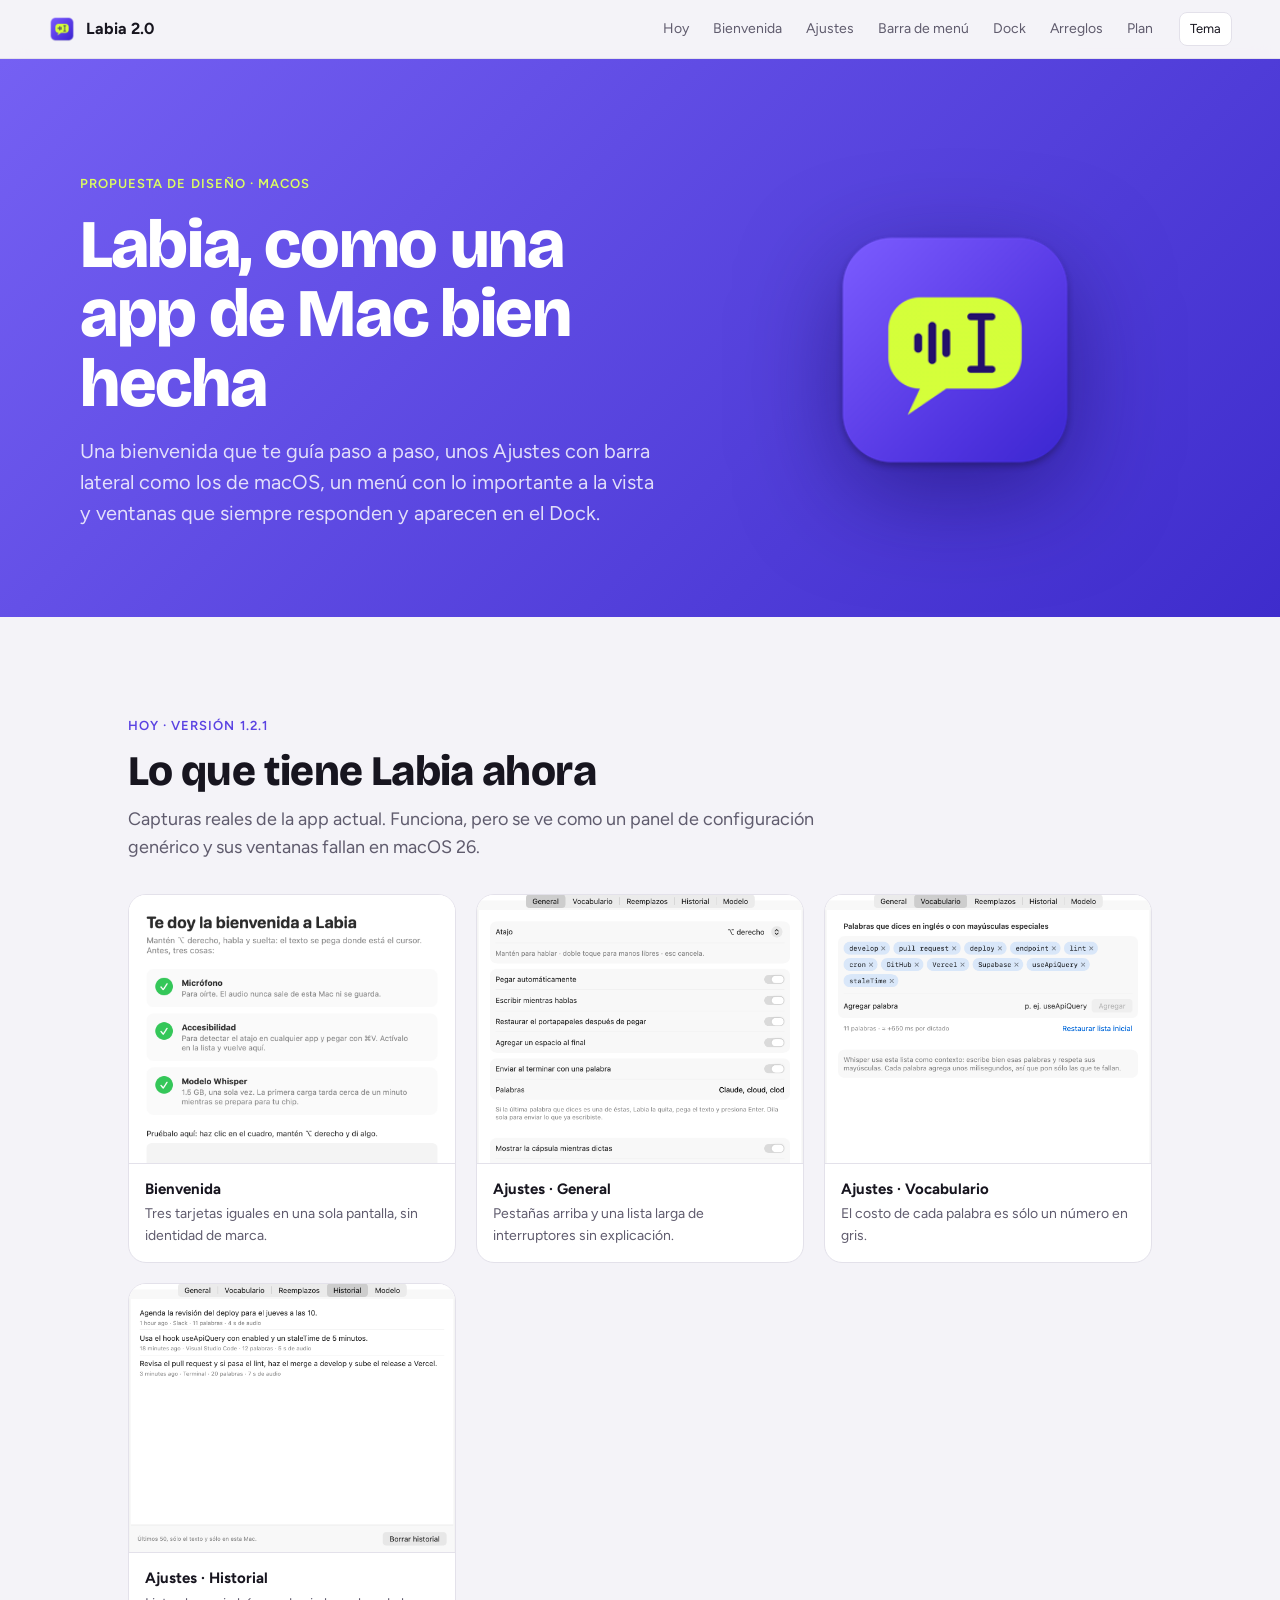
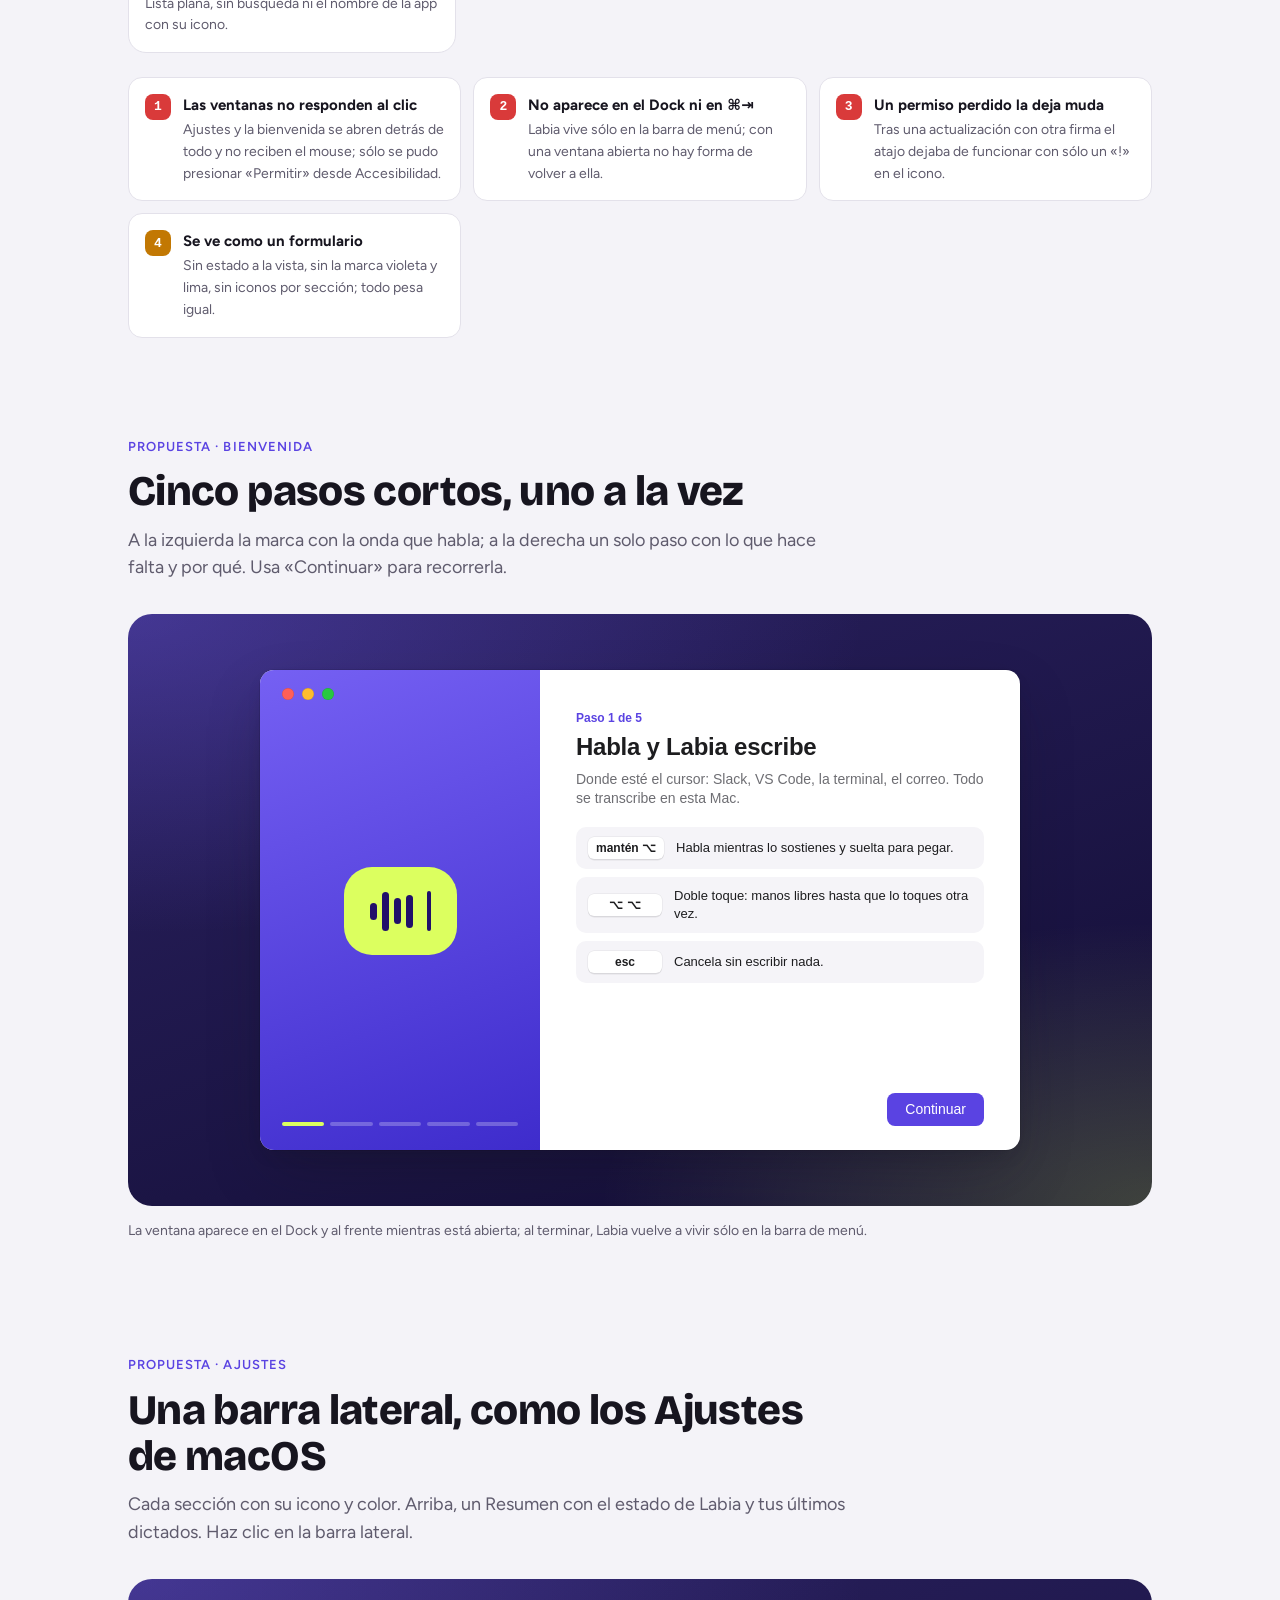
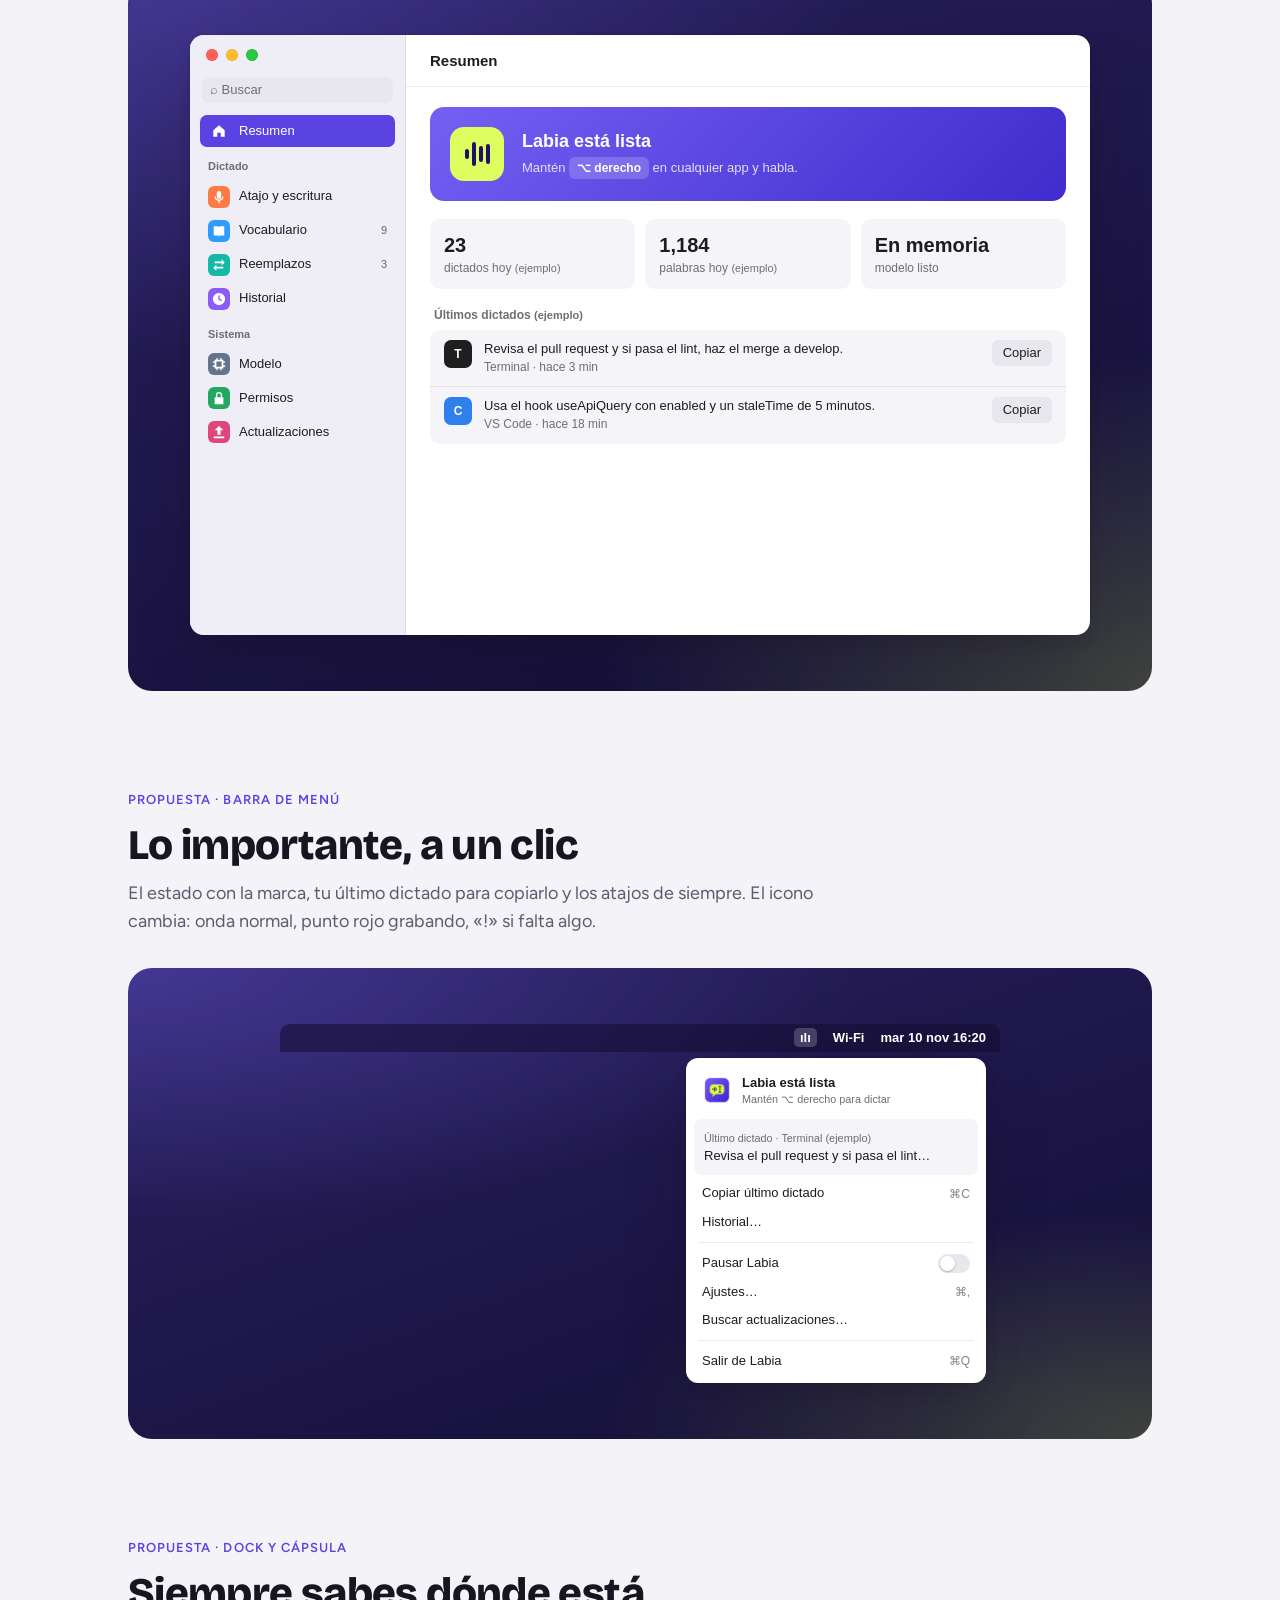
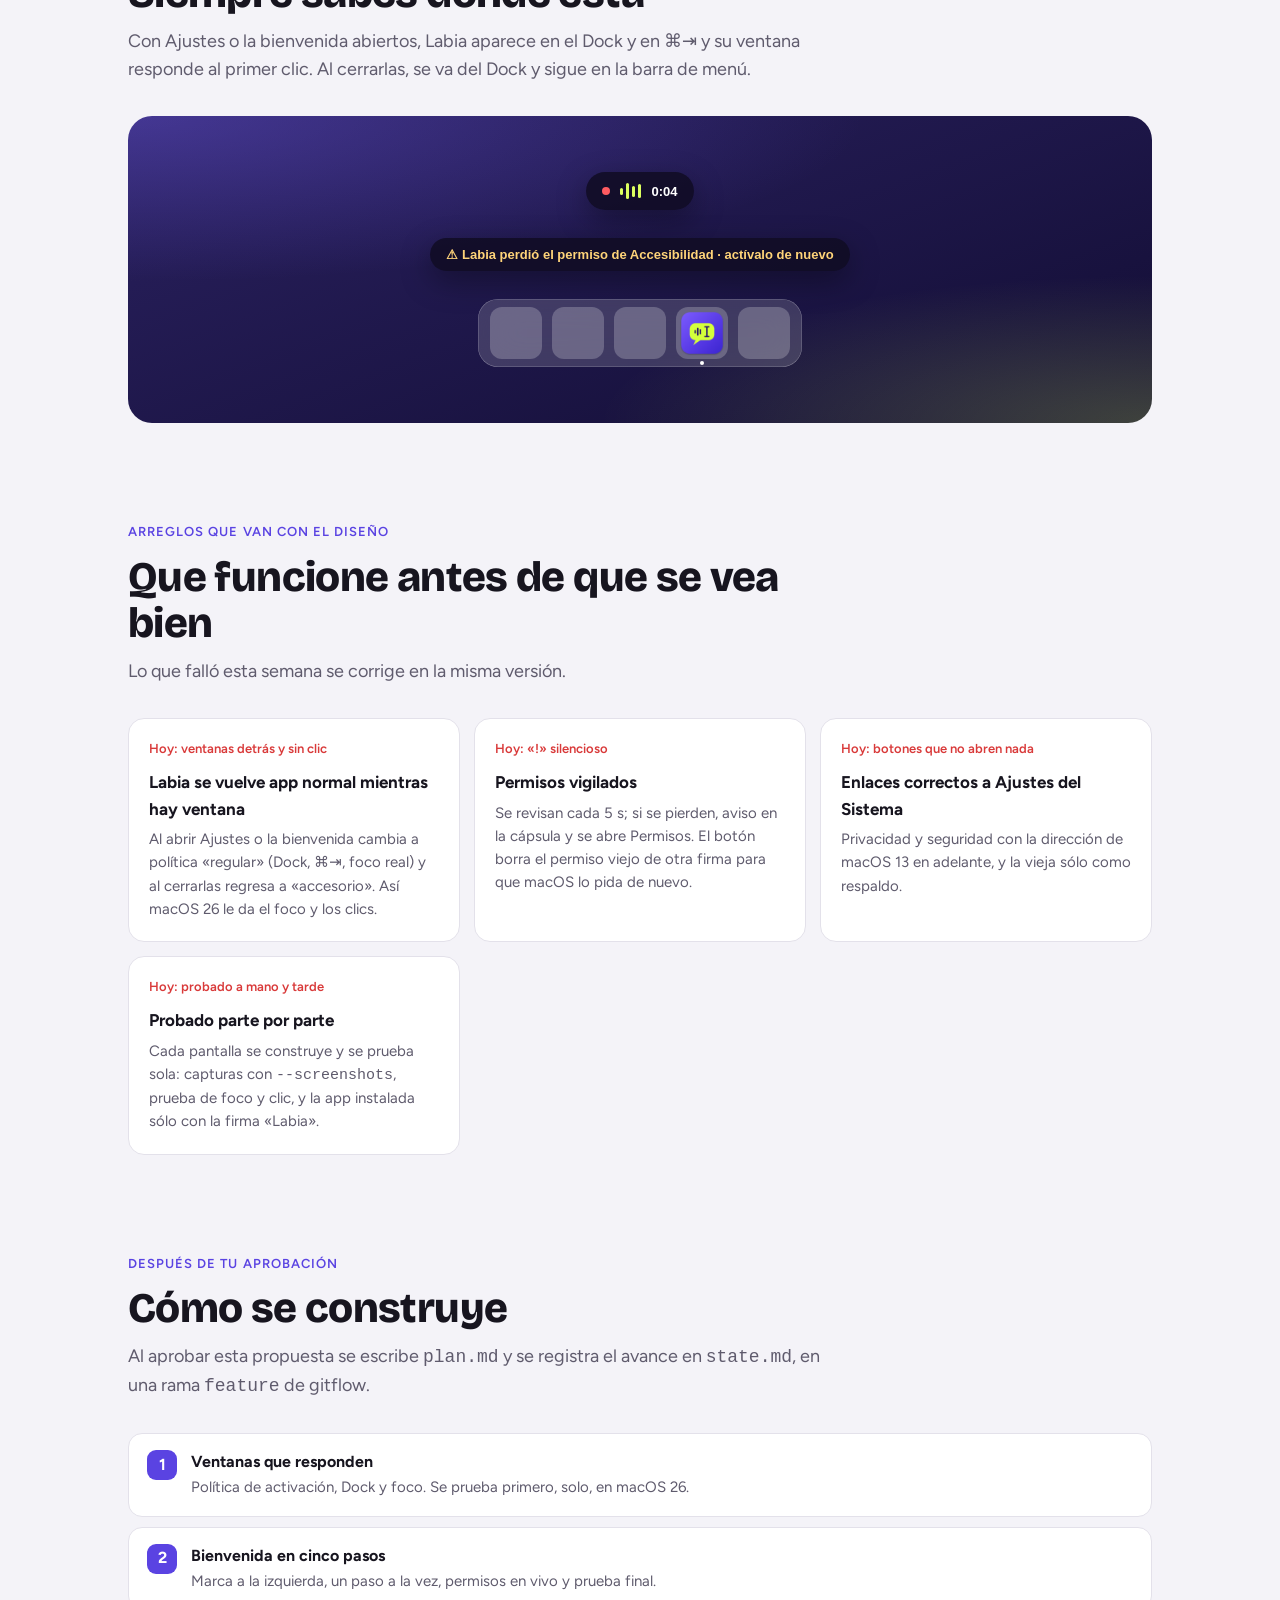
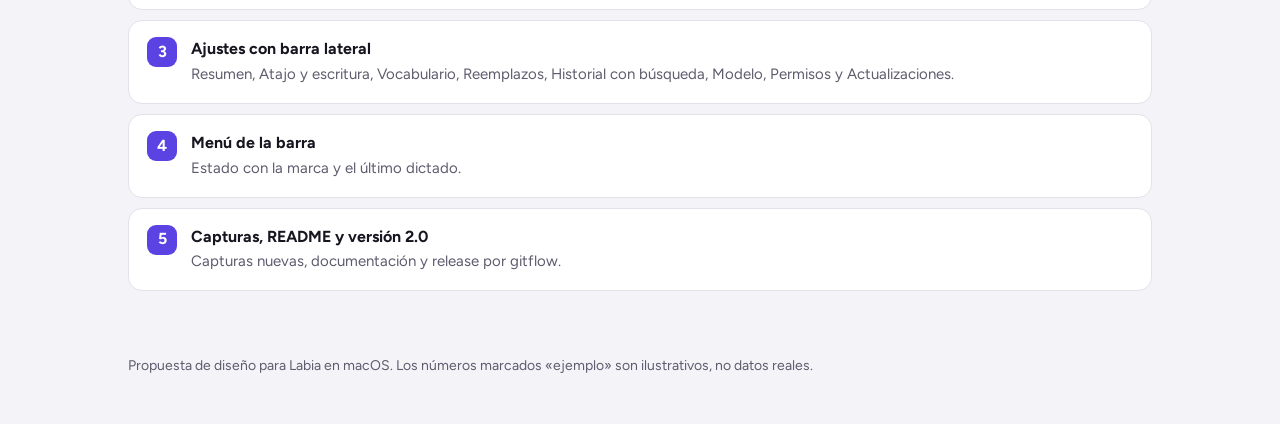
<file: propuesta/v2/index.html>
<!doctype html>
<html lang="es">
<head>
<meta charset="utf-8">
<meta name="viewport" content="width=device-width, initial-scale=1">
<title>Labia 2.0 · Propuesta</title>
<link rel="icon" href="img/icon.png">
<link rel="preconnect" href="https://fonts.googleapis.com">
<link rel="preconnect" href="https://fonts.gstatic.com" crossorigin>
<link rel="stylesheet" href="https://fonts.googleapis.com/css2?family=Bricolage+Grotesque:opsz,wght@12..96,700;12..96,800&family=Figtree:wght@400;500;600;700&display=swap">
<link rel="stylesheet" href="css/styles.css">
</head>
<body>

<svg width="0" height="0" style="position:absolute" aria-hidden="true">
	<symbol id="i-home" viewBox="0 0 16 16"><path fill="currentColor" d="M8 1.5 1.5 7v7.5h4.5V10h4v4.5h4.5V7z"/></symbol>
	<symbol id="i-mic" viewBox="0 0 16 16"><path fill="currentColor" d="M8 1a2.5 2.5 0 0 0-2.5 2.5v4a2.5 2.5 0 0 0 5 0v-4A2.5 2.5 0 0 0 8 1Zm-5 6.5h1.5a3.5 3.5 0 0 0 7 0H13a5 5 0 0 1-4.25 4.94V15h-1.5v-2.56A5 5 0 0 1 3 7.5Z"/></symbol>
	<symbol id="i-book" viewBox="0 0 16 16"><path fill="currentColor" d="M2 2.5h4.5A2.5 2.5 0 0 1 8 3.3a2.5 2.5 0 0 1 1.5-.8H14v10.5H9.5A1.5 1.5 0 0 0 8 14.5a1.5 1.5 0 0 0-1.5-1.5H2z"/></symbol>
	<symbol id="i-swap" viewBox="0 0 16 16"><path fill="currentColor" d="M11 1.5 14.5 5 11 8.5V6H3V4h8zM5 7.5V10h8v2H5v2.5L1.5 11z"/></symbol>
	<symbol id="i-clock" viewBox="0 0 16 16"><path fill="currentColor" d="M8 1a7 7 0 1 0 0 14A7 7 0 0 0 8 1Zm.75 3v3.7l2.6 1.5-.75 1.3-3.35-1.95V4z"/></symbol>
	<symbol id="i-chip" viewBox="0 0 16 16"><path fill="currentColor" d="M5 1h1.5v2h3V1H11v2h2v2h2v1.5h-2v3h2V11h-2v2h-2v2H9.5v-2h-3v2H5v-2H3v-2H1V9.5h2v-3H1V5h2V3h2zm0 4v6h6V5z"/></symbol>
	<symbol id="i-lock" viewBox="0 0 16 16"><path fill="currentColor" d="M8 1a3.5 3.5 0 0 0-3.5 3.5V7H3v8h10V7h-1.5V4.5A3.5 3.5 0 0 0 8 1Zm-2 6V4.5a2 2 0 1 1 4 0V7z"/></symbol>
	<symbol id="i-arrow" viewBox="0 0 16 16"><path fill="currentColor" d="M8 1 3 6h3.25v5h3.5V6H13zM2 13h12v2H2z"/></symbol>
	<symbol id="i-hand" viewBox="0 0 16 16"><path fill="currentColor" d="M8 1.5a1 1 0 0 1 1 1V7h.5V3a1 1 0 0 1 2 0v4.5h.5V5a1 1 0 0 1 2 0v5a5 5 0 0 1-5 5H8a5 5 0 0 1-4.6-3L1.7 8.6a1 1 0 0 1 1.7-1L5 9.5V3.5a1 1 0 0 1 2 0V7h0V2.5a1 1 0 0 1 1-1Z"/></symbol>
</svg>

<header class="topbar">
	<div class="brand"><img src="img/icon.png" alt="">Labia 2.0</div>
	<nav aria-label="Secciones">
		<a href="#hoy">Hoy</a>
		<a href="#bienvenida">Bienvenida</a>
		<a href="#ajustes">Ajustes</a>
		<a href="#menu">Barra de menú</a>
		<a href="#dock">Dock</a>
		<a href="#arreglos">Arreglos</a>
		<a href="#plan">Plan</a>
	</nav>
	<button class="theme-toggle" type="button" data-theme-toggle>Tema</button>
</header>

<section class="hero">
	<div class="hero-inner">
		<div>
			<span class="eyebrow">Propuesta de diseño · macOS</span>
			<h1>Labia, como una app de Mac bien hecha</h1>
			<p>Una bienvenida que te guía paso a paso, unos Ajustes con barra lateral como los de macOS, un menú con lo importante a la vista y ventanas que siempre responden y aparecen en el Dock.</p>
		</div>
		<img class="hero-icon" src="img/icon.png" alt="Icono de Labia: una burbuja lima con una onda de voz y un cursor de texto">
	</div>
</section>

<section class="section" id="hoy">
	<header>
		<span class="eyebrow">Hoy · versión 1.2.1</span>
		<h2>Lo que tiene Labia ahora</h2>
		<p class="lead">Capturas reales de la app actual. Funciona, pero se ve como un panel de configuración genérico y sus ventanas fallan en macOS 26.</p>
	</header>
	<div class="today">
		<figure class="shot"><img src="img/actual/welcome.png" alt="Bienvenida actual: tres tarjetas grises con permisos"><figcaption><strong>Bienvenida</strong>Tres tarjetas iguales en una sola pantalla, sin identidad de marca.</figcaption></figure>
		<figure class="shot"><img src="img/actual/settings-general.png" alt="Ajustes generales actuales con pestañas arriba"><figcaption><strong>Ajustes · General</strong>Pestañas arriba y una lista larga de interruptores sin explicación.</figcaption></figure>
		<figure class="shot"><img src="img/actual/settings-vocabulary.png" alt="Vocabulario actual con fichas azules"><figcaption><strong>Ajustes · Vocabulario</strong>El costo de cada palabra es sólo un número en gris.</figcaption></figure>
		<figure class="shot"><img src="img/actual/settings-history.png" alt="Historial actual"><figcaption><strong>Ajustes · Historial</strong>Lista plana, sin búsqueda ni el nombre de la app con su icono.</figcaption></figure>
	</div>
	<div class="issues">
		<article class="issue"><span class="tag">1</span><div><h3>Las ventanas no responden al clic</h3><p>Ajustes y la bienvenida se abren detrás de todo y no reciben el mouse; sólo se pudo presionar «Permitir» desde Accesibilidad.</p></div></article>
		<article class="issue"><span class="tag">2</span><div><h3>No aparece en el Dock ni en ⌘⇥</h3><p>Labia vive sólo en la barra de menú; con una ventana abierta no hay forma de volver a ella.</p></div></article>
		<article class="issue"><span class="tag">3</span><div><h3>Un permiso perdido la deja muda</h3><p>Tras una actualización con otra firma el atajo dejaba de funcionar con sólo un «!» en el icono.</p></div></article>
		<article class="issue design"><span class="tag">4</span><div><h3>Se ve como un formulario</h3><p>Sin estado a la vista, sin la marca violeta y lima, sin iconos por sección; todo pesa igual.</p></div></article>
	</div>
</section>

<section class="section" id="bienvenida">
	<header>
		<span class="eyebrow">Propuesta · Bienvenida</span>
		<h2>Cinco pasos cortos, uno a la vez</h2>
		<p class="lead">A la izquierda la marca con la onda que habla; a la derecha un solo paso con lo que hace falta y por qué. Usa «Continuar» para recorrerla.</p>
	</header>
	<div class="stage">
		<div class="mac welcome" data-welcome>
			<aside class="welcome-art">
				<div class="lights"><i></i><i></i><i></i></div>
				<div class="bubble" aria-hidden="true"><div class="bars"><span></span><span></span><span></span><span></span></div><div class="caret"></div></div>
				<div class="progress" aria-hidden="true"><i class="on"></i><i></i><i></i><i></i><i></i></div>
			</aside>
			<div class="welcome-body">
				<div class="welcome-step on">
					<span class="step-label">Paso 1 de 5</span>
					<h3>Habla y Labia escribe</h3>
					<p>Donde esté el cursor: Slack, VS Code, la terminal, el correo. Todo se transcribe en esta Mac.</p>
					<div class="gestures">
						<div class="gesture"><span class="keycap">mantén ⌥</span>Habla mientras lo sostienes y suelta para pegar.</div>
						<div class="gesture"><span class="keycap">⌥ ⌥</span>Doble toque: manos libres hasta que lo toques otra vez.</div>
						<div class="gesture"><span class="keycap">esc</span>Cancela sin escribir nada.</div>
					</div>
				</div>
				<div class="welcome-step">
					<span class="step-label">Paso 2 de 5</span>
					<h3>Deja que Labia te oiga</h3>
					<p>El audio se procesa en memoria y se descarta al terminar. Nunca sale de esta Mac.</p>
					<div class="permission-card"><span class="glyph"><svg width="20" height="20"><use href="#i-mic"/></svg></span><div class="grow"><strong>Micrófono</strong><span>macOS te mostrará su propio aviso</span></div><button class="btn primary" type="button">Permitir</button></div>
				</div>
				<div class="welcome-step">
					<span class="step-label">Paso 3 de 5</span>
					<h3>Deja que Labia escriba por ti</h3>
					<p>Accesibilidad le permite oír el atajo en cualquier app y pegar con ⌘V.</p>
					<div class="permission-card"><span class="glyph"><svg width="20" height="20"><use href="#i-hand"/></svg></span><div class="grow"><strong>Accesibilidad</strong><span>Esperando el permiso…</span></div><button class="btn primary" type="button">Abrir Ajustes</button></div>
					<ol class="how"><li>Se abre Privacidad y seguridad › Accesibilidad.</li><li>Activa Labia en la lista.</li><li>Vuelve aquí: el paso se marca solo.</li></ol>
				</div>
				<div class="welcome-step">
					<span class="step-label">Paso 4 de 5</span>
					<h3>Descarga el modelo de voz</h3>
					<p>Whisper large-v3-turbo, una sola vez. La primera carga tarda cerca de un minuto mientras se prepara para tu chip.</p>
					<div class="download"><strong>Whisper large-v3-turbo</strong><div class="meter"><i></i></div><div class="row"><span>0.96 de 1.5 GB</span><span>quedan ~2 min <em class="sample">(ejemplo)</em></span></div></div>
				</div>
				<div class="welcome-step">
					<span class="step-label">Paso 5 de 5</span>
					<h3>Pruébalo aquí</h3>
					<p>Mantén <span class="keycap">⌥ derecho</span>, di una frase y suelta.</p>
					<div class="tryout"><span class="typed">Revisa el pull request y si pasa el lint, haz el merge a develop.</span></div>
				</div>
				<footer>
					<button class="btn big" type="button" data-welcome-back>Atrás</button>
					<span class="grow"></span>
					<button class="btn big primary" type="button" data-welcome-next>Continuar</button>
				</footer>
			</div>
		</div>
	</div>
	<p class="stage-note">La ventana aparece en el Dock y al frente mientras está abierta; al terminar, Labia vuelve a vivir sólo en la barra de menú.</p>
</section>

<section class="section" id="ajustes">
	<header>
		<span class="eyebrow">Propuesta · Ajustes</span>
		<h2>Una barra lateral, como los Ajustes de macOS</h2>
		<p class="lead">Cada sección con su icono y color. Arriba, un Resumen con el estado de Labia y tus últimos dictados. Haz clic en la barra lateral.</p>
	</header>
	<div class="stage">
		<div class="mac settings" data-settings>
			<nav class="sidebar" aria-label="Secciones de Ajustes" role="tablist">
				<div class="lights"><i></i><i></i><i></i></div>
				<div class="search">⌕ Buscar</div>
				<button class="side-item" role="tab" aria-selected="true" data-pane="resumen"><span class="ico" style="--c:#5a43e2"><svg><use href="#i-home"/></svg></span>Resumen</button>
				<div class="side-title">Dictado</div>
				<button class="side-item" role="tab" aria-selected="false" data-pane="general"><span class="ico" style="--c:#ff7a45"><svg><use href="#i-mic"/></svg></span>Atajo y escritura</button>
				<button class="side-item" role="tab" aria-selected="false" data-pane="vocabulario"><span class="ico" style="--c:#2f9bff"><svg><use href="#i-book"/></svg></span>Vocabulario<span class="count">9</span></button>
				<button class="side-item" role="tab" aria-selected="false" data-pane="reemplazos"><span class="ico" style="--c:#14b8a6"><svg><use href="#i-swap"/></svg></span>Reemplazos<span class="count">3</span></button>
				<button class="side-item" role="tab" aria-selected="false" data-pane="historial"><span class="ico" style="--c:#8b5cf6"><svg><use href="#i-clock"/></svg></span>Historial</button>
				<div class="side-title">Sistema</div>
				<button class="side-item" role="tab" aria-selected="false" data-pane="modelo"><span class="ico" style="--c:#64748b"><svg><use href="#i-chip"/></svg></span>Modelo</button>
				<button class="side-item" role="tab" aria-selected="false" data-pane="permisos"><span class="ico" style="--c:#22a861"><svg><use href="#i-lock"/></svg></span>Permisos</button>
				<button class="side-item" role="tab" aria-selected="false" data-pane="actualizaciones"><span class="ico" style="--c:#e0457b"><svg><use href="#i-arrow"/></svg></span>Actualizaciones</button>
			</nav>
			<div class="content">
				<div class="toolbar" data-title>Resumen</div>

				<div class="pane on" data-pane-id="resumen">
					<div class="status-card">
						<div class="mini"><div class="bars"><span></span><span></span><span></span><span></span></div></div>
						<div><h4>Labia está lista</h4><p>Mantén <span class="keycap">⌥ derecho</span> en cualquier app y habla.</p></div>
					</div>
					<div class="tiles">
						<div class="tile"><b>23</b><span>dictados hoy <em class="sample">(ejemplo)</em></span></div>
						<div class="tile"><b>1,184</b><span>palabras hoy <em class="sample">(ejemplo)</em></span></div>
						<div class="tile"><b>En memoria</b><span>modelo listo</span></div>
					</div>
					<p class="group-title">Últimos dictados <em class="sample">(ejemplo)</em></p>
					<div class="group">
						<div class="row history-item"><span class="app" style="--c:#1f1f1f">T</span><div class="grow"><p>Revisa el pull request y si pasa el lint, haz el merge a develop.</p><time>Terminal · hace 3 min</time></div><button class="btn" type="button">Copiar</button></div>
						<div class="row history-item"><span class="app" style="--c:#2f80ed">C</span><div class="grow"><p>Usa el hook useApiQuery con enabled y un staleTime de 5 minutos.</p><time>VS Code · hace 18 min</time></div><button class="btn" type="button">Copiar</button></div>
					</div>
				</div>

				<div class="pane" data-pane-id="general">
					<p class="group-title">Atajo</p>
					<div class="group">
						<div class="row"><div class="grow">Tecla para dictar<small>Mantén para hablar · doble toque para manos libres · esc cancela</small></div><span class="keycap">⌥ derecho</span><button class="btn" type="button">Cambiar</button></div>
					</div>
					<p class="group-title">Escritura</p>
					<div class="group">
						<div class="row"><div class="grow">Escribir mientras hablas<small>El texto aparece en vivo y se corrige al soltar</small></div><button class="switch" role="switch" aria-checked="true" aria-label="Escribir mientras hablas"></button></div>
						<div class="row"><div class="grow">Pegar automáticamente<small>Si lo apagas, el dictado sólo se copia</small></div><button class="switch" role="switch" aria-checked="true" aria-label="Pegar automáticamente"></button></div>
						<div class="row"><div class="grow">Restaurar el portapapeles<small>Lo que tenías copiado vuelve al terminar</small></div><button class="switch" role="switch" aria-checked="true" aria-label="Restaurar el portapapeles"></button></div>
						<div class="row"><div class="grow">Agregar un espacio al final</div><button class="switch" role="switch" aria-checked="false" aria-label="Agregar un espacio al final"></button></div>
					</div>
					<p class="group-title">Enviar con una palabra</p>
					<div class="group">
						<div class="row"><div class="grow">Presionar Enter si terminas con…</div><button class="switch" role="switch" aria-checked="true" aria-label="Enviar con una palabra"></button></div>
						<div class="chips"><span class="chip">Claude<button type="button" aria-label="Quitar">×</button></span><span class="chip">cloud<button type="button" aria-label="Quitar">×</button></span><span class="chip">clod<button type="button" aria-label="Quitar">×</button></span></div>
					</div>
					<p class="group-title">Aviso y sonido</p>
					<div class="group">
						<div class="row"><div class="grow">Mostrar la cápsula mientras dictas</div><button class="switch" role="switch" aria-checked="true" aria-label="Mostrar la cápsula"></button></div>
						<div class="row"><div class="grow">Sonido al empezar y terminar</div><button class="switch" role="switch" aria-checked="true" aria-label="Sonido"></button></div>
						<div class="row"><div class="grow">Abrir al iniciar sesión</div><button class="switch" role="switch" aria-checked="true" aria-label="Abrir al iniciar sesión"></button></div>
					</div>
				</div>

				<div class="pane" data-pane-id="vocabulario">
					<p class="group-title">Palabras que dices en inglés o con mayúsculas especiales</p>
					<div class="group">
						<div class="chips">
							<span class="chip">develop<button type="button" aria-label="Quitar">×</button></span><span class="chip">pull request<button type="button" aria-label="Quitar">×</button></span><span class="chip">deploy<button type="button" aria-label="Quitar">×</button></span><span class="chip">endpoint<button type="button" aria-label="Quitar">×</button></span><span class="chip">lint<button type="button" aria-label="Quitar">×</button></span><span class="chip">cron<button type="button" aria-label="Quitar">×</button></span><span class="chip">GitHub<button type="button" aria-label="Quitar">×</button></span><span class="chip">Vercel<button type="button" aria-label="Quitar">×</button></span><span class="chip">Supabase<button type="button" aria-label="Quitar">×</button></span>
						</div>
						<div class="add"><input class="field" placeholder="p. ej. useApiQuery" aria-label="Palabra nueva"><button class="btn primary" type="button">Agregar</button></div>
						<div class="cost"><div class="row" style="padding:0"><span class="grow">Costo por dictado</span><strong>≈ +450 ms</strong></div><div class="meter"><i></i></div><small class="sample">Verde: rápido · ámbar: se nota · rojo: pon sólo las que te fallan</small></div>
					</div>
					<p class="footnote">Whisper usa esta lista como contexto: escribe bien esas palabras y respeta sus mayúsculas.</p>
				</div>

				<div class="pane" data-pane-id="reemplazos">
					<p class="group-title">Se aplican después de transcribir, en orden</p>
					<div class="group">
						<div class="table-head"><span>Si dices</span><span></span><span>Escribe</span><span></span></div>
						<div class="table-row"><span>nueva línea</span><span class="arrow">→</span><span>⏎ salto de línea</span><button class="btn" type="button" aria-label="Quitar">−</button></div>
						<div class="table-row"><span>punto y coma</span><span class="arrow">→</span><span>;</span><button class="btn" type="button" aria-label="Quitar">−</button></div>
						<div class="table-row"><span>de velo</span><span class="arrow">→</span><span>develop</span><button class="btn" type="button" aria-label="Quitar">−</button></div>
						<div class="add"><input class="field" placeholder="Si dices…" aria-label="Si dices"><input class="field" placeholder="Escribe…" aria-label="Escribe"><button class="btn primary" type="button">Agregar</button></div>
					</div>
				</div>

				<div class="pane" data-pane-id="historial">
					<div class="add" style="border:0;padding:0 0 14px"><input class="field" placeholder="⌕ Buscar en el historial" aria-label="Buscar"><button class="btn" type="button">Borrar todo</button></div>
					<p class="group-title">Hoy <em class="sample">(ejemplo)</em></p>
					<div class="group">
						<div class="row history-item"><span class="app" style="--c:#1f1f1f">T</span><div class="grow"><p>Revisa el pull request y si pasa el lint, haz el merge a develop y sube el release a Vercel.</p><time>Terminal · 15:52 · 6 s</time></div><button class="btn" type="button">Copiar</button></div>
						<div class="row history-item"><span class="app" style="--c:#2f80ed">C</span><div class="grow"><p>Usa el hook useApiQuery con enabled y un staleTime de 5 minutos.</p><time>VS Code · 15:38 · 5 s</time></div><button class="btn" type="button">Copiar</button></div>
						<div class="row history-item"><span class="app" style="--c:#4a154b">S</span><div class="grow"><p>Agenda la revisión del deploy para el jueves a las 10.</p><time>Slack · 14:47 · 4 s</time></div><button class="btn" type="button">Copiar</button></div>
					</div>
					<p class="footnote">Últimos 50, sólo el texto y sólo en esta Mac.</p>
				</div>

				<div class="pane" data-pane-id="modelo">
					<div class="group"><div class="model-card"><span class="ring"></span><div class="grow"><strong>Whisper large-v3-turbo</strong><br><span class="pill-status ok">Listo en memoria</span><small style="display:block;margin-top:4px;color:var(--mac-dim)">1.5 GB en disco · ~1.6 GB de memoria cargado</small></div><button class="btn" type="button">Liberar memoria</button></div></div>
					<div class="group">
						<div class="row"><div class="grow">Idioma</div><div class="segmented"><button type="button" aria-pressed="true">Español</button><button type="button" aria-pressed="false">English</button></div></div>
						<div class="row"><div class="grow">Liberar memoria<small>El primer dictado después tarda unos segundos más</small></div><div class="segmented"><button type="button" aria-pressed="false">5 min</button><button type="button" aria-pressed="true">30 min</button><button type="button" aria-pressed="false">2 h</button><button type="button" aria-pressed="false">Nunca</button></div></div>
						<div class="row"><div class="grow">Carpeta del modelo</div><button class="btn" type="button">Mostrar en Finder</button></div>
					</div>
				</div>

				<div class="pane" data-pane-id="permisos">
					<div class="group">
						<div class="row"><span class="ico" style="--c:#ff7a45"><svg><use href="#i-mic"/></svg></span><div class="grow">Micrófono<small>Para oírte</small></div><span class="pill-status ok">Concedido</span></div>
						<div class="row"><span class="ico" style="--c:#22a861"><svg><use href="#i-hand"/></svg></span><div class="grow">Accesibilidad<small>Para oír el atajo y pegar</small></div><span class="pill-status warn">Falta</span><button class="btn primary" type="button">Abrir Ajustes</button></div>
					</div>
					<p class="footnote">Si un permiso se pierde (por ejemplo, tras una actualización), Labia te lo dice en segundos y abre esta sección.</p>
				</div>

				<div class="pane" data-pane-id="actualizaciones">
					<div class="group"><div class="row"><img src="img/icon.png" alt="" width="44" height="44"><div class="grow"><strong>Labia 2.0.0</strong><small>Estás al día · revisado hace 2 h <em class="sample">(ejemplo)</em></small></div><button class="btn" type="button">Buscar ahora</button></div></div>
					<div class="group">
						<div class="row"><div class="grow">Actualizar automáticamente<small>Sólo cuando no estás dictando</small></div><button class="switch" role="switch" aria-checked="true" aria-label="Actualizar automáticamente"></button></div>
						<div class="row"><div class="grow">Canal</div><div class="segmented"><button type="button" aria-pressed="true">Estable</button><button type="button" aria-pressed="false">Desarrollo</button></div></div>
					</div>
				</div>
			</div>
		</div>
	</div>
</section>

<section class="section" id="menu">
	<header>
		<span class="eyebrow">Propuesta · Barra de menú</span>
		<h2>Lo importante, a un clic</h2>
		<p class="lead">El estado con la marca, tu último dictado para copiarlo y los atajos de siempre. El icono cambia: onda normal, punto rojo grabando, «!» si falta algo.</p>
	</header>
	<div class="stage">
		<div class="menubar-demo">
			<div class="menubar"><span class="labia-icon">ılı</span><span>Wi‑Fi</span><span>mar 10 nov 16:20</span></div>
			<div class="dropdown">
				<div class="head"><img src="img/icon.png" alt=""><div><strong>Labia está lista</strong><small>Mantén ⌥ derecho para dictar</small></div></div>
				<div class="last"><small>Último dictado · Terminal <em class="sample">(ejemplo)</em></small><br>Revisa el pull request y si pasa el lint…</div>
				<div class="menu-item">Copiar último dictado<kbd>⌘C</kbd></div>
				<div class="menu-item">Historial…</div>
				<hr>
				<div class="menu-item">Pausar Labia<button class="switch" role="switch" aria-checked="false" aria-label="Pausar"></button></div>
				<div class="menu-item">Ajustes…<kbd>⌘,</kbd></div>
				<div class="menu-item">Buscar actualizaciones…</div>
				<hr>
				<div class="menu-item">Salir de Labia<kbd>⌘Q</kbd></div>
			</div>
		</div>
	</div>
</section>

<section class="section" id="dock">
	<header>
		<span class="eyebrow">Propuesta · Dock y cápsula</span>
		<h2>Siempre sabes dónde está</h2>
		<p class="lead">Con Ajustes o la bienvenida abiertos, Labia aparece en el Dock y en ⌘⇥ y su ventana responde al primer clic. Al cerrarlas, se va del Dock y sigue en la barra de menú.</p>
	</header>
	<div class="stage">
		<div class="dock-demo">
			<div class="capsule"><span class="dot"></span><div class="bars"><span></span><span></span><span></span><span></span></div>0:04</div>
			<div class="capsule warn">⚠ Labia perdió el permiso de Accesibilidad · actívalo de nuevo</div>
			<div class="dock" aria-label="Dock de ejemplo"><span></span><span></span><span></span><span class="active"><img src="img/icon.png" alt="Labia en el Dock"></span><span></span></div>
		</div>
	</div>
</section>

<section class="section" id="arreglos">
	<header>
		<span class="eyebrow">Arreglos que van con el diseño</span>
		<h2>Que funcione antes de que se vea bien</h2>
		<p class="lead">Lo que falló esta semana se corrige en la misma versión.</p>
	</header>
	<div class="fixes">
		<article class="fix"><span class="before">Hoy: ventanas detrás y sin clic</span><h3>Labia se vuelve app normal mientras hay ventana</h3><p>Al abrir Ajustes o la bienvenida cambia a política «regular» (Dock, ⌘⇥, foco real) y al cerrarlas regresa a «accesorio». Así macOS 26 le da el foco y los clics.</p></article>
		<article class="fix"><span class="before">Hoy: «!» silencioso</span><h3>Permisos vigilados</h3><p>Se revisan cada 5 s; si se pierden, aviso en la cápsula y se abre Permisos. El botón borra el permiso viejo de otra firma para que macOS lo pida de nuevo.</p></article>
		<article class="fix"><span class="before">Hoy: botones que no abren nada</span><h3>Enlaces correctos a Ajustes del Sistema</h3><p>Privacidad y seguridad con la dirección de macOS 13 en adelante, y la vieja sólo como respaldo.</p></article>
		<article class="fix"><span class="before">Hoy: probado a mano y tarde</span><h3>Probado parte por parte</h3><p>Cada pantalla se construye y se prueba sola: capturas con <code>--screenshots</code>, prueba de foco y clic, y la app instalada sólo con la firma «Labia».</p></article>
	</div>
</section>

<section class="section" id="plan">
	<header>
		<span class="eyebrow">Después de tu aprobación</span>
		<h2>Cómo se construye</h2>
		<p class="lead">Al aprobar esta propuesta se escribe <code>plan.md</code> y se registra el avance en <code>state.md</code>, en una rama <code>feature</code> de gitflow.</p>
	</header>
	<ol class="steps">
		<li><div><strong>Ventanas que responden</strong><span>Política de activación, Dock y foco. Se prueba primero, solo, en macOS 26.</span></div></li>
		<li><div><strong>Bienvenida en cinco pasos</strong><span>Marca a la izquierda, un paso a la vez, permisos en vivo y prueba final.</span></div></li>
		<li><div><strong>Ajustes con barra lateral</strong><span>Resumen, Atajo y escritura, Vocabulario, Reemplazos, Historial con búsqueda, Modelo, Permisos y Actualizaciones.</span></div></li>
		<li><div><strong>Menú de la barra</strong><span>Estado con la marca y el último dictado.</span></div></li>
		<li><div><strong>Capturas, README y versión 2.0</strong><span>Capturas nuevas, documentación y release por gitflow.</span></div></li>
	</ol>
</section>

<footer class="page-footer">Propuesta de diseño para Labia en macOS. Los números marcados «ejemplo» son ilustrativos, no datos reales.</footer>

<script src="js/app.js"></script>
</body>
</html>
</file>
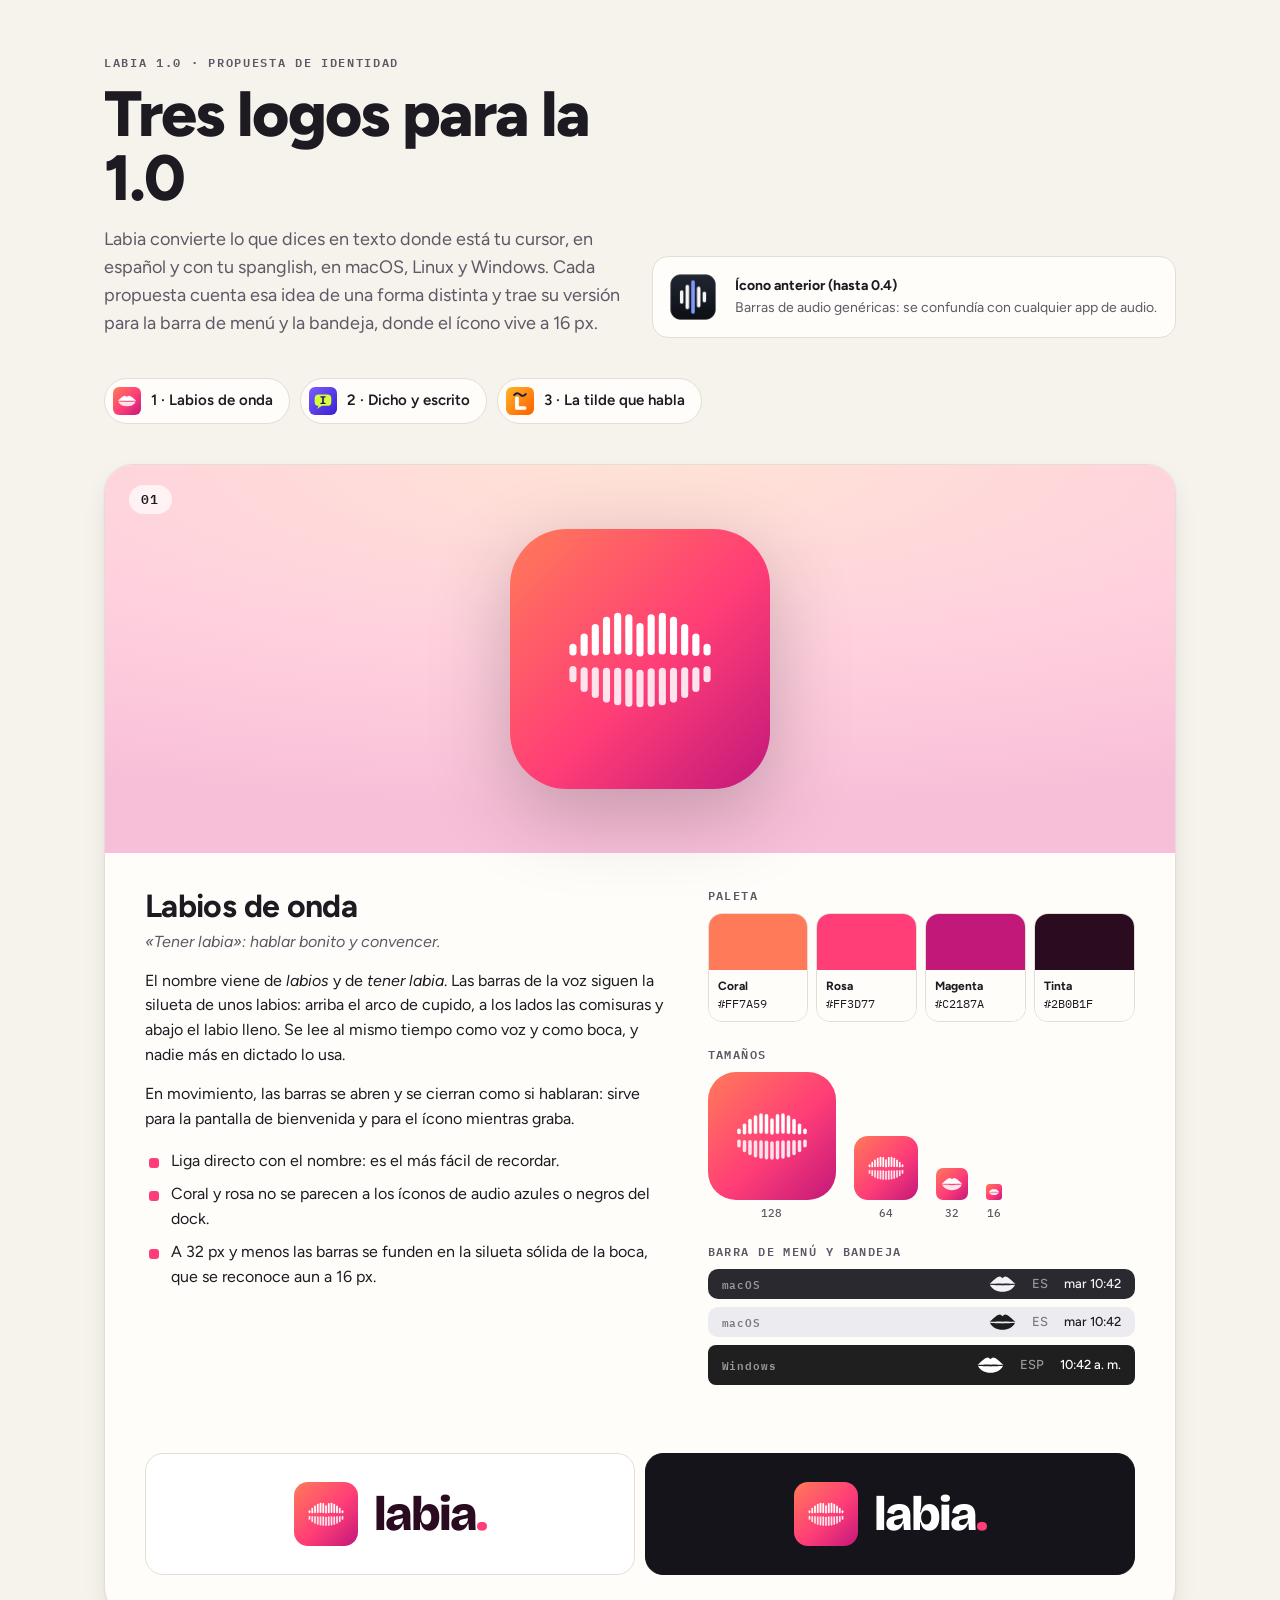
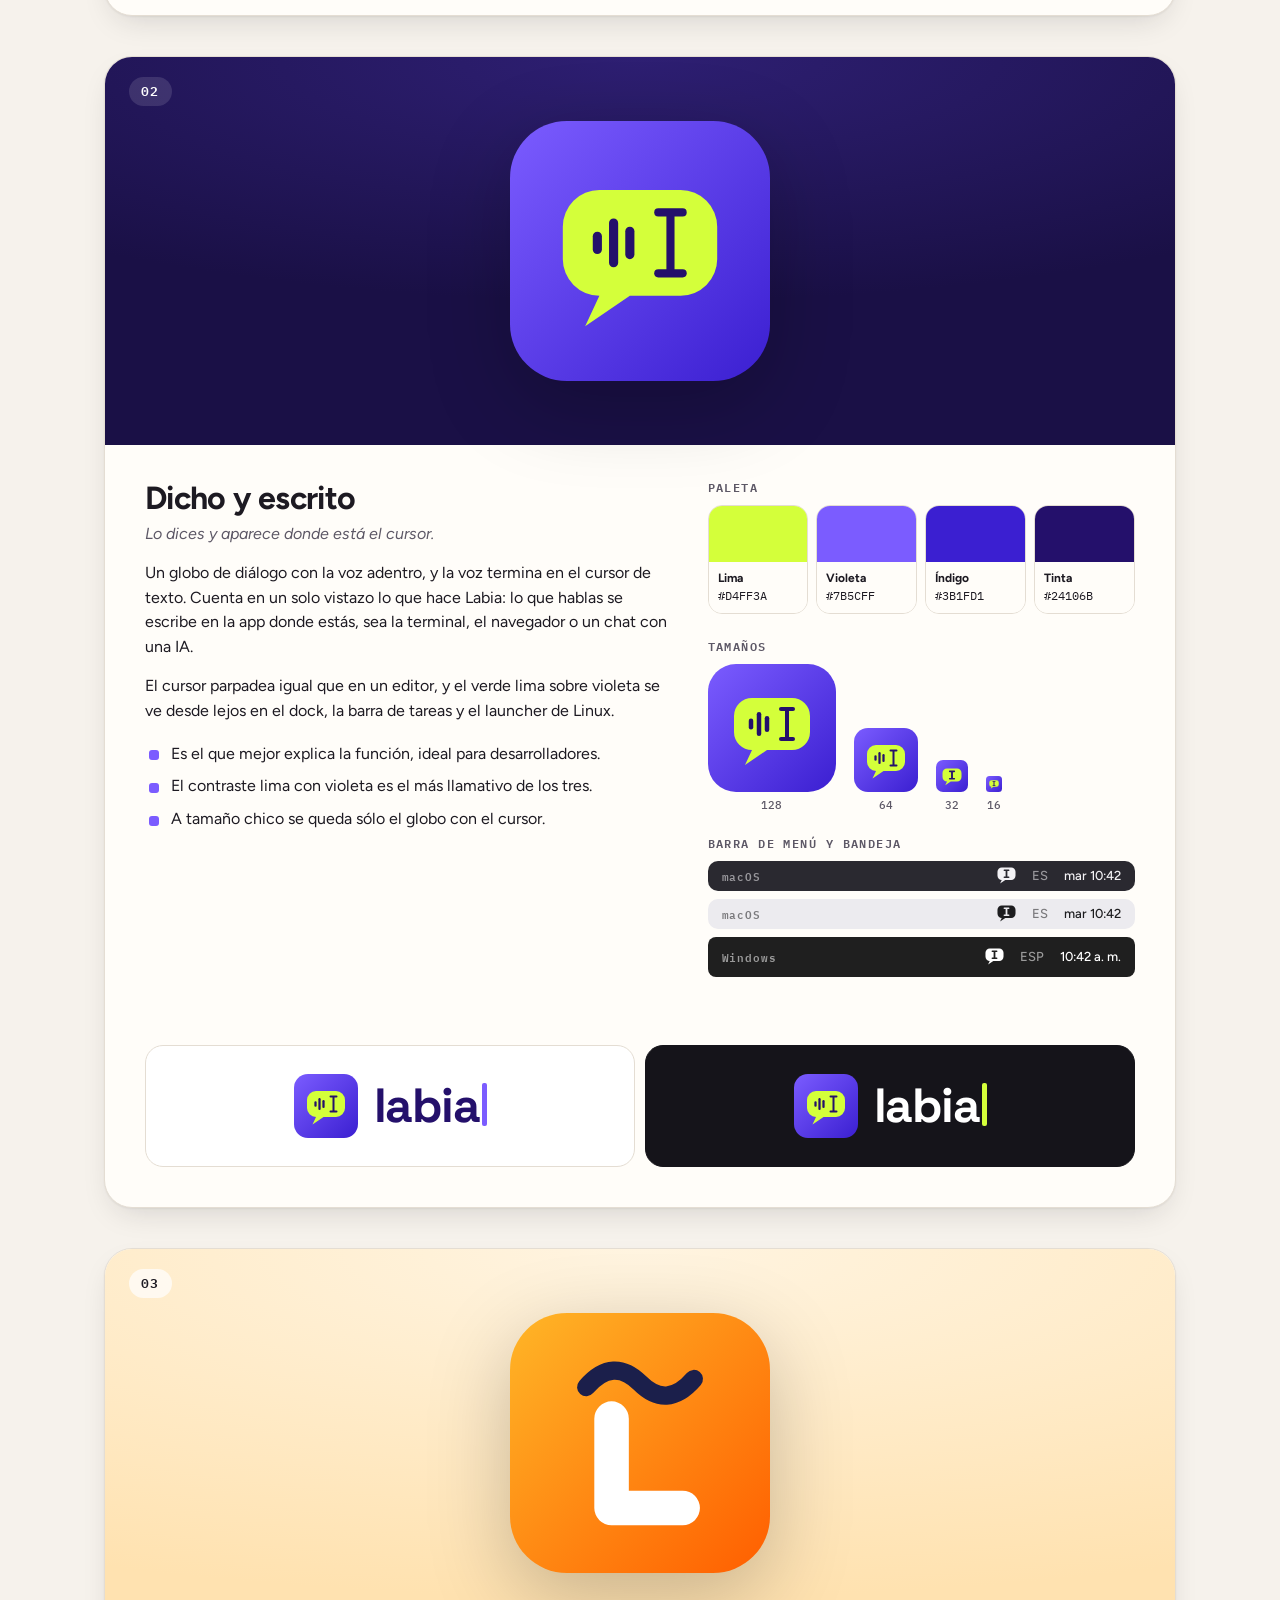
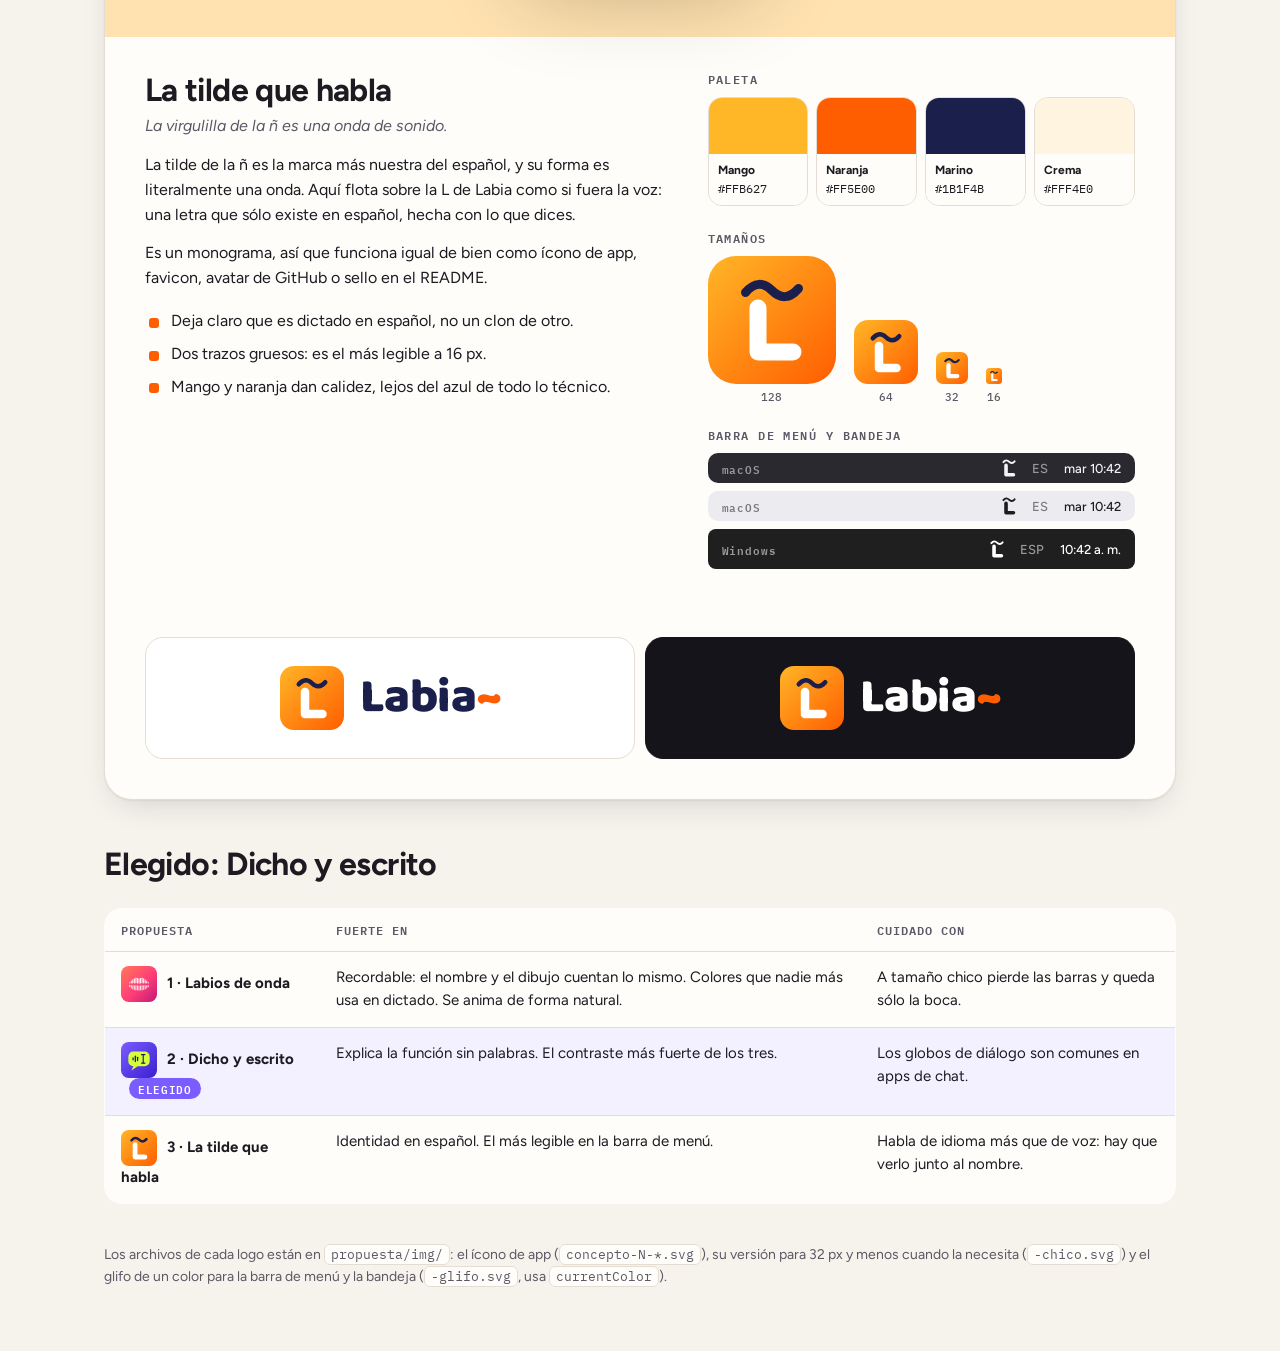
<file: propuesta/logos.html>
<!doctype html>
<html lang="es-MX">
<head>
<meta charset="utf-8">
<meta name="viewport" content="width=device-width, initial-scale=1, viewport-fit=cover">
<title>Labia · Logos 1.0</title>
<meta name="description" content="Tres propuestas de logo para Labia 1.0: labios de onda, dicho y escrito, y la tilde que habla.">
<meta name="theme-color" content="#f6f2ec">
<link rel="icon" href="img/concepto-2-dicho-y-escrito.svg" type="image/svg+xml">
<link rel="preconnect" href="https://fonts.googleapis.com">
<link rel="preconnect" href="https://fonts.gstatic.com" crossorigin>
<link href="https://fonts.googleapis.com/css2?family=Figtree:wght@400..800&family=IBM+Plex+Mono:wght@500;600&family=Bricolage+Grotesque:opsz,wght@12..96,800&family=Space+Grotesk:wght@700&family=Baloo+2:wght@800&display=swap" rel="stylesheet">
<link rel="stylesheet" href="css/tokens.css">
<link rel="stylesheet" href="css/logos.css">
</head>
<body>

<!-- Los tres logos, una sola vez; el resto de la página los reutiliza con <use>. -->
<svg class="sprite" aria-hidden="true" focusable="false">
  <defs>
    <linearGradient id="c1-bg" x1="0" y1="0" x2="1" y2="1">
      <stop offset="0" stop-color="#ff7a59"/><stop offset=".55" stop-color="#ff3d77"/><stop offset="1" stop-color="#c2187a"/>
    </linearGradient>
    <linearGradient id="c2-bg" x1="0" y1="0" x2="1" y2="1">
      <stop offset="0" stop-color="#7b5cff"/><stop offset="1" stop-color="#3b1fd1"/>
    </linearGradient>
    <linearGradient id="c3-bg" x1="0" y1="0" x2="1" y2="1">
      <stop offset="0" stop-color="#ffb627"/><stop offset="1" stop-color="#ff5e00"/>
    </linearGradient>
    <mask id="c2-glyph-mask" maskUnits="userSpaceOnUse" x="0" y="0" width="512" height="512">
      <path fill="#fff" d="M176 136H336A72 72 0 0 1 408 208V272A72 72 0 0 1 336 344H236L148 404L176 344A72 72 0 0 1 104 272V208A72 72 0 0 1 176 136Z"/>
      <rect fill="#000" x="241" y="180" width="30" height="120" rx="6"/>
      <rect fill="#000" x="206" y="168" width="100" height="26" rx="13"/>
      <rect fill="#000" x="206" y="286" width="100" height="26" rx="13"/>
    </mask>
  </defs>

  <!-- 1 · Labios de onda -->
  <symbol id="c1-icon" viewBox="0 0 512 512">
    <rect width="512" height="512" rx="112" fill="url(#c1-bg)"/>
    <g fill="#fff"><rect x="117" y="226" width="14" height="23" rx="7"/><rect x="139" y="206" width="14" height="44" rx="7"/><rect x="161" y="187" width="14" height="62" rx="7"/><rect x="183" y="173" width="14" height="75" rx="7"/><rect x="205" y="165" width="14" height="82" rx="7"/><rect x="227" y="168" width="14" height="80" rx="7"/><rect x="249" y="185" width="14" height="66" rx="7"/><rect x="271" y="168" width="14" height="80" rx="7"/><rect x="293" y="165" width="14" height="82" rx="7"/><rect x="315" y="173" width="14" height="75" rx="7"/><rect x="337" y="187" width="14" height="62" rx="7"/><rect x="359" y="206" width="14" height="44" rx="7"/><rect x="381" y="226" width="14" height="23" rx="7"/></g>
    <g fill="#ffe3ec"><rect x="117" y="270" width="14" height="32" rx="7"/><rect x="139" y="272" width="14" height="49" rx="7"/><rect x="161" y="272" width="14" height="61" rx="7"/><rect x="183" y="273" width="14" height="69" rx="7"/><rect x="205" y="273" width="14" height="74" rx="7"/><rect x="227" y="274" width="14" height="76" rx="7"/><rect x="249" y="277" width="14" height="74" rx="7"/><rect x="271" y="274" width="14" height="76" rx="7"/><rect x="293" y="273" width="14" height="74" rx="7"/><rect x="315" y="273" width="14" height="69" rx="7"/><rect x="337" y="272" width="14" height="61" rx="7"/><rect x="359" y="272" width="14" height="49" rx="7"/><rect x="381" y="270" width="14" height="32" rx="7"/></g>
  </symbol>
  <symbol id="c1-icon-sm" viewBox="0 0 512 512">
    <rect width="512" height="512" rx="112" fill="url(#c1-bg)"/>
    <path fill="#fff" d="M88 250C130 228 168 168 214 162C236 159 248 176 256 182C264 176 276 159 298 162C344 168 382 228 424 250C340 258 300 244 256 254C212 244 172 258 88 250Z"/>
    <path fill="#ffe3ec" d="M96 264C170 274 210 266 256 274C302 266 342 274 416 264C388 324 330 354 256 354C182 354 124 324 96 264Z"/>
  </symbol>
  <symbol id="c1-glyph" viewBox="84 154 344 204">
    <path fill="currentColor" d="M88 250C130 228 168 168 214 162C236 159 248 176 256 182C264 176 276 159 298 162C344 168 382 228 424 250C340 258 300 244 256 254C212 244 172 258 88 250Z"/>
    <path fill="currentColor" d="M96 264C170 274 210 266 256 274C302 266 342 274 416 264C388 324 330 354 256 354C182 354 124 324 96 264Z"/>
  </symbol>

  <!-- 2 · Dicho y escrito -->
  <symbol id="c2-icon" viewBox="0 0 512 512">
    <rect width="512" height="512" rx="112" fill="url(#c2-bg)"/>
    <path fill="#d4ff3a" d="M176 136H336A72 72 0 0 1 408 208V272A72 72 0 0 1 336 344H236L148 404L176 344A72 72 0 0 1 104 272V208A72 72 0 0 1 176 136Z"/>
    <g fill="#24106b">
      <rect x="163" y="218" width="18" height="44" rx="9"/><rect x="195" y="192" width="18" height="96" rx="9"/>
      <rect x="227" y="208" width="18" height="64" rx="9"/>
      <rect x="308" y="178" width="16" height="124" rx="4"/><rect x="284" y="172" width="64" height="16" rx="8"/>
      <rect x="284" y="292" width="64" height="16" rx="8"/>
    </g>
  </symbol>
  <symbol id="c2-icon-sm" viewBox="0 0 512 512">
    <rect width="512" height="512" rx="112" fill="url(#c2-bg)"/>
    <path fill="#d4ff3a" d="M176 136H336A72 72 0 0 1 408 208V272A72 72 0 0 1 336 344H236L148 404L176 344A72 72 0 0 1 104 272V208A72 72 0 0 1 176 136Z"/>
    <g fill="#24106b">
      <rect x="241" y="180" width="30" height="120" rx="6"/><rect x="206" y="168" width="100" height="26" rx="13"/>
      <rect x="206" y="286" width="100" height="26" rx="13"/>
    </g>
  </symbol>
  <symbol id="c2-glyph" viewBox="96 128 320 284">
    <rect width="512" height="512" fill="currentColor" mask="url(#c2-glyph-mask)"/>
  </symbol>

  <!-- 3 · La tilde que habla -->
  <symbol id="c3-icon" viewBox="0 0 512 512">
    <rect width="512" height="512" rx="112" fill="url(#c3-bg)"/>
    <path d="M200 208V384H340" fill="none" stroke="#fff" stroke-width="68" stroke-linecap="round" stroke-linejoin="round"/>
    <path d="M150 146C186 104 222 104 256 138S326 172 362 130" fill="none" stroke="#1b1f4b" stroke-width="36" stroke-linecap="round"/>
  </symbol>
  <symbol id="c3-glyph" viewBox="124 88 264 338">
    <path d="M200 208V384H340" fill="none" stroke="currentColor" stroke-width="68" stroke-linecap="round" stroke-linejoin="round"/>
    <path d="M150 146C186 104 222 104 256 138S326 172 362 130" fill="none" stroke="currentColor" stroke-width="36" stroke-linecap="round"/>
  </symbol>
</svg>

<div class="wrap">
  <header class="top">
    <div>
      <div class="eyebrow">Labia 1.0 · Propuesta de identidad</div>
      <h1>Tres logos para la 1.0</h1>
      <p class="lead">Labia convierte lo que dices en texto donde está tu cursor, en español y con tu spanglish, en macOS, Linux y Windows. Cada propuesta cuenta esa idea de una forma distinta y trae su versión para la barra de menú y la bandeja, donde el ícono vive a 16 px.</p>
    </div>
    <div class="current">
      <img src="img/icono-anterior.png" alt="Ícono anterior de Labia: barras de audio sobre fondo oscuro">
      <div><b>Ícono anterior (hasta 0.4)</b>Barras de audio genéricas: se confundía con cualquier app de audio.</div>
    </div>
  </header>

  <ul class="jump">
    <li><a href="#c1"><svg aria-hidden="true"><use href="#c1-icon-sm"/></svg>1 · Labios de onda</a></li>
    <li><a href="#c2"><svg aria-hidden="true"><use href="#c2-icon-sm"/></svg>2 · Dicho y escrito</a></li>
    <li><a href="#c3"><svg aria-hidden="true"><use href="#c3-icon"/></svg>3 · La tilde que habla</a></li>
  </ul>

  <!-- ═════════════ 1 · Labios de onda ═════════════ -->
  <section class="concept c1" id="c1">
    <div class="stage">
      <span class="num">01</span>
      <svg class="hero" viewBox="0 0 512 512" role="img" aria-label="Labios formados por barras de audio sobre un degradado coral y rosa">
        <rect width="512" height="512" rx="112" fill="url(#c1-bg)"/>
        <g class="up" fill="#fff"><rect x="117" y="226" width="14" height="23" rx="7"/><rect x="139" y="206" width="14" height="44" rx="7"/><rect x="161" y="187" width="14" height="62" rx="7"/><rect x="183" y="173" width="14" height="75" rx="7"/><rect x="205" y="165" width="14" height="82" rx="7"/><rect x="227" y="168" width="14" height="80" rx="7"/><rect x="249" y="185" width="14" height="66" rx="7"/><rect x="271" y="168" width="14" height="80" rx="7"/><rect x="293" y="165" width="14" height="82" rx="7"/><rect x="315" y="173" width="14" height="75" rx="7"/><rect x="337" y="187" width="14" height="62" rx="7"/><rect x="359" y="206" width="14" height="44" rx="7"/><rect x="381" y="226" width="14" height="23" rx="7"/></g>
        <g class="down" fill="#ffe3ec"><rect x="117" y="270" width="14" height="32" rx="7"/><rect x="139" y="272" width="14" height="49" rx="7"/><rect x="161" y="272" width="14" height="61" rx="7"/><rect x="183" y="273" width="14" height="69" rx="7"/><rect x="205" y="273" width="14" height="74" rx="7"/><rect x="227" y="274" width="14" height="76" rx="7"/><rect x="249" y="277" width="14" height="74" rx="7"/><rect x="271" y="274" width="14" height="76" rx="7"/><rect x="293" y="273" width="14" height="74" rx="7"/><rect x="315" y="273" width="14" height="69" rx="7"/><rect x="337" y="272" width="14" height="61" rx="7"/><rect x="359" y="272" width="14" height="49" rx="7"/><rect x="381" y="270" width="14" height="32" rx="7"/></g>
      </svg>
    </div>
    <div class="body">
      <div>
        <h2>Labios de onda</h2>
        <p class="tagline">«Tener labia»: hablar bonito y convencer.</p>
        <p>El nombre viene de <em>labios</em> y de <em>tener labia</em>. Las barras de la voz siguen la silueta de unos labios: arriba el arco de cupido, a los lados las comisuras y abajo el labio lleno. Se lee al mismo tiempo como voz y como boca, y nadie más en dictado lo usa.</p>
        <p>En movimiento, las barras se abren y se cierran como si hablaran: sirve para la pantalla de bienvenida y para el ícono mientras graba.</p>
        <ul class="why">
          <li>Liga directo con el nombre: es el más fácil de recordar.</li>
          <li>Coral y rosa no se parecen a los íconos de audio azules o negros del dock.</li>
          <li>A 32 px y menos las barras se funden en la silueta sólida de la boca, que se reconoce aun a 16 px.</li>
        </ul>
      </div>
      <div>
        <div class="block">
          <h3>Paleta</h3>
          <div class="palette">
            <div class="swatch"><i style="background:#ff7a59"></i><span><b>Coral</b>#FF7A59</span></div>
            <div class="swatch"><i style="background:#ff3d77"></i><span><b>Rosa</b>#FF3D77</span></div>
            <div class="swatch"><i style="background:#c2187a"></i><span><b>Magenta</b>#C2187A</span></div>
            <div class="swatch"><i style="background:#2b0b1f"></i><span><b>Tinta</b>#2B0B1F</span></div>
          </div>
        </div>
        <div class="block">
          <h3>Tamaños</h3>
          <div class="sizes">
            <figure><svg width="128" height="128" aria-hidden="true"><use href="#c1-icon"/></svg>128</figure>
            <figure><svg width="64" height="64" aria-hidden="true"><use href="#c1-icon"/></svg>64</figure>
            <figure><svg width="32" height="32" aria-hidden="true"><use href="#c1-icon-sm"/></svg>32</figure>
            <figure><svg width="16" height="16" aria-hidden="true"><use href="#c1-icon-sm"/></svg>16</figure>
          </div>
        </div>
        <div class="block">
          <h3>Barra de menú y bandeja</h3>
          <div class="bars">
            <div class="menubar dark"><span class="label">macOS</span><svg class="glyph" width="27" height="16" aria-hidden="true"><use href="#c1-glyph"/></svg><span class="dim">ES</span><span>mar 10:42</span></div>
            <div class="menubar light"><span class="label">macOS</span><svg class="glyph" width="27" height="16" aria-hidden="true"><use href="#c1-glyph"/></svg><span class="dim">ES</span><span>mar 10:42</span></div>
            <div class="menubar win"><span class="label">Windows</span><svg class="glyph" width="27" height="16" aria-hidden="true"><use href="#c1-glyph"/></svg><span class="dim">ESP</span><span>10:42 a. m.</span></div>
          </div>
        </div>
      </div>
    </div>
    <div class="body" style="padding-top:0; display:block">
      <div class="lockups">
        <div class="lockup on-light"><svg aria-hidden="true"><use href="#c1-icon"/></svg><span class="word">labia<em>.</em></span></div>
        <div class="lockup on-dark"><svg aria-hidden="true"><use href="#c1-icon"/></svg><span class="word">labia<em>.</em></span></div>
      </div>
    </div>
  </section>

  <!-- ═════════════ 2 · Dicho y escrito ═════════════ -->
  <section class="concept c2" id="c2">
    <div class="stage">
      <span class="num">02</span>
      <svg class="hero" viewBox="0 0 512 512" role="img" aria-label="Globo de diálogo verde lima con una onda de voz que termina en un cursor de texto, sobre violeta">
        <rect width="512" height="512" rx="112" fill="url(#c2-bg)"/>
        <path fill="#d4ff3a" d="M176 136H336A72 72 0 0 1 408 208V272A72 72 0 0 1 336 344H236L148 404L176 344A72 72 0 0 1 104 272V208A72 72 0 0 1 176 136Z"/>
        <g fill="#24106b">
          <rect x="163" y="218" width="18" height="44" rx="9"/><rect x="195" y="192" width="18" height="96" rx="9"/>
          <rect x="227" y="208" width="18" height="64" rx="9"/>
          <g class="cursor">
            <rect x="308" y="178" width="16" height="124" rx="4"/><rect x="284" y="172" width="64" height="16" rx="8"/>
            <rect x="284" y="292" width="64" height="16" rx="8"/>
          </g>
        </g>
      </svg>
    </div>
    <div class="body">
      <div>
        <h2>Dicho y escrito</h2>
        <p class="tagline">Lo dices y aparece donde está el cursor.</p>
        <p>Un globo de diálogo con la voz adentro, y la voz termina en el cursor de texto. Cuenta en un solo vistazo lo que hace Labia: lo que hablas se escribe en la app donde estás, sea la terminal, el navegador o un chat con una IA.</p>
        <p>El cursor parpadea igual que en un editor, y el verde lima sobre violeta se ve desde lejos en el dock, la barra de tareas y el launcher de Linux.</p>
        <ul class="why">
          <li>Es el que mejor explica la función, ideal para desarrolladores.</li>
          <li>El contraste lima con violeta es el más llamativo de los tres.</li>
          <li>A tamaño chico se queda sólo el globo con el cursor.</li>
        </ul>
      </div>
      <div>
        <div class="block">
          <h3>Paleta</h3>
          <div class="palette">
            <div class="swatch"><i style="background:#d4ff3a"></i><span><b>Lima</b>#D4FF3A</span></div>
            <div class="swatch"><i style="background:#7b5cff"></i><span><b>Violeta</b>#7B5CFF</span></div>
            <div class="swatch"><i style="background:#3b1fd1"></i><span><b>Índigo</b>#3B1FD1</span></div>
            <div class="swatch"><i style="background:#24106b"></i><span><b>Tinta</b>#24106B</span></div>
          </div>
        </div>
        <div class="block">
          <h3>Tamaños</h3>
          <div class="sizes">
            <figure><svg width="128" height="128" aria-hidden="true"><use href="#c2-icon"/></svg>128</figure>
            <figure><svg width="64" height="64" aria-hidden="true"><use href="#c2-icon"/></svg>64</figure>
            <figure><svg width="32" height="32" aria-hidden="true"><use href="#c2-icon-sm"/></svg>32</figure>
            <figure><svg width="16" height="16" aria-hidden="true"><use href="#c2-icon-sm"/></svg>16</figure>
          </div>
        </div>
        <div class="block">
          <h3>Barra de menú y bandeja</h3>
          <div class="bars">
            <div class="menubar dark"><span class="label">macOS</span><svg class="glyph" width="19" height="17" aria-hidden="true"><use href="#c2-glyph"/></svg><span class="dim">ES</span><span>mar 10:42</span></div>
            <div class="menubar light"><span class="label">macOS</span><svg class="glyph" width="19" height="17" aria-hidden="true"><use href="#c2-glyph"/></svg><span class="dim">ES</span><span>mar 10:42</span></div>
            <div class="menubar win"><span class="label">Windows</span><svg class="glyph" width="19" height="17" aria-hidden="true"><use href="#c2-glyph"/></svg><span class="dim">ESP</span><span>10:42 a. m.</span></div>
          </div>
        </div>
      </div>
    </div>
    <div class="body" style="padding-top:0; display:block">
      <div class="lockups">
        <div class="lockup on-light"><svg aria-hidden="true"><use href="#c2-icon"/></svg><span class="word">labia<span class="caret"></span></span></div>
        <div class="lockup on-dark"><svg aria-hidden="true"><use href="#c2-icon"/></svg><span class="word">labia<span class="caret"></span></span></div>
      </div>
    </div>
  </section>

  <!-- ═════════════ 3 · La tilde que habla ═════════════ -->
  <section class="concept c3" id="c3">
    <div class="stage">
      <span class="num">03</span>
      <svg class="hero" viewBox="0 0 512 512" role="img" aria-label="Una L blanca con una tilde de eñe en forma de onda, sobre un degradado mango y naranja">
        <rect width="512" height="512" rx="112" fill="url(#c3-bg)"/>
        <path d="M200 208V384H340" fill="none" stroke="#fff" stroke-width="68" stroke-linecap="round" stroke-linejoin="round"/>
        <path class="tilde" d="M150 146C186 104 222 104 256 138S326 172 362 130" fill="none" stroke="#1b1f4b" stroke-width="36" stroke-linecap="round"/>
      </svg>
    </div>
    <div class="body">
      <div>
        <h2>La tilde que habla</h2>
        <p class="tagline">La virgulilla de la ñ es una onda de sonido.</p>
        <p>La tilde de la ñ es la marca más nuestra del español, y su forma es literalmente una onda. Aquí flota sobre la L de Labia como si fuera la voz: una letra que sólo existe en español, hecha con lo que dices.</p>
        <p>Es un monograma, así que funciona igual de bien como ícono de app, favicon, avatar de GitHub o sello en el README.</p>
        <ul class="why">
          <li>Deja claro que es dictado en español, no un clon de otro.</li>
          <li>Dos trazos gruesos: es el más legible a 16 px.</li>
          <li>Mango y naranja dan calidez, lejos del azul de todo lo técnico.</li>
        </ul>
      </div>
      <div>
        <div class="block">
          <h3>Paleta</h3>
          <div class="palette">
            <div class="swatch"><i style="background:#ffb627"></i><span><b>Mango</b>#FFB627</span></div>
            <div class="swatch"><i style="background:#ff5e00"></i><span><b>Naranja</b>#FF5E00</span></div>
            <div class="swatch"><i style="background:#1b1f4b"></i><span><b>Marino</b>#1B1F4B</span></div>
            <div class="swatch"><i style="background:#fff4e0"></i><span><b>Crema</b>#FFF4E0</span></div>
          </div>
        </div>
        <div class="block">
          <h3>Tamaños</h3>
          <div class="sizes">
            <figure><svg width="128" height="128" aria-hidden="true"><use href="#c3-icon"/></svg>128</figure>
            <figure><svg width="64" height="64" aria-hidden="true"><use href="#c3-icon"/></svg>64</figure>
            <figure><svg width="32" height="32" aria-hidden="true"><use href="#c3-icon"/></svg>32</figure>
            <figure><svg width="16" height="16" aria-hidden="true"><use href="#c3-icon"/></svg>16</figure>
          </div>
        </div>
        <div class="block">
          <h3>Barra de menú y bandeja</h3>
          <div class="bars">
            <div class="menubar dark"><span class="label">macOS</span><svg class="glyph" width="14" height="18" aria-hidden="true"><use href="#c3-glyph"/></svg><span class="dim">ES</span><span>mar 10:42</span></div>
            <div class="menubar light"><span class="label">macOS</span><svg class="glyph" width="14" height="18" aria-hidden="true"><use href="#c3-glyph"/></svg><span class="dim">ES</span><span>mar 10:42</span></div>
            <div class="menubar win"><span class="label">Windows</span><svg class="glyph" width="14" height="18" aria-hidden="true"><use href="#c3-glyph"/></svg><span class="dim">ESP</span><span>10:42 a. m.</span></div>
          </div>
        </div>
      </div>
    </div>
    <div class="body" style="padding-top:0; display:block">
      <div class="lockups">
        <div class="lockup on-light"><svg aria-hidden="true"><use href="#c3-icon"/></svg><span class="word">Labia<em>~</em></span></div>
        <div class="lockup on-dark"><svg aria-hidden="true"><use href="#c3-icon"/></svg><span class="word">Labia<em>~</em></span></div>
      </div>
    </div>
  </section>

  <!-- ═════════════ Comparación ═════════════ -->
  <section class="compare">
    <h2>Elegido: Dicho y escrito</h2>
    <table>
      <thead><tr><th>Propuesta</th><th>Fuerte en</th><th>Cuidado con</th></tr></thead>
      <tbody>
        <tr>
          <td><svg aria-hidden="true"><use href="#c1-icon"/></svg><b>1 · Labios de onda</b></td>
          <td>Recordable: el nombre y el dibujo cuentan lo mismo. Colores que nadie más usa en dictado. Se anima de forma natural.</td>
          <td>A tamaño chico pierde las barras y queda sólo la boca.</td>
        </tr>
        <tr class="pick">
          <td><svg aria-hidden="true"><use href="#c2-icon"/></svg><b>2 · Dicho y escrito</b><span class="badge">ELEGIDO</span></td>
          <td>Explica la función sin palabras. El contraste más fuerte de los tres.</td>
          <td>Los globos de diálogo son comunes en apps de chat.</td>
        </tr>
        <tr>
          <td><svg aria-hidden="true"><use href="#c3-icon"/></svg><b>3 · La tilde que habla</b></td>
          <td>Identidad en español. El más legible en la barra de menú.</td>
          <td>Habla de idioma más que de voz: hay que verlo junto al nombre.</td>
        </tr>
      </tbody>
    </table>
  </section>

  <p class="files">Los archivos de cada logo están en <code>propuesta/img/</code>: el ícono de app (<code>concepto-N-*.svg</code>), su versión para 32 px y menos cuando la necesita (<code>-chico.svg</code>) y el glifo de un color para la barra de menú y la bandeja (<code>-glifo.svg</code>, usa <code>currentColor</code>).</p>
</div>
</body>
</html>
</file>
<file: propuesta/v2/css/styles.css>
:root {
	--violet-1: #7560f3;
	--violet-2: #5a43e2;
	--violet-3: #3e2ccc;
	--lime: #dcff5f;
	--indigo: #21106a;

	--page: #f4f3f8;
	--paper: #ffffff;
	--ink: #17151f;
	--muted: #5f5b6d;
	--line: #e3e1ea;
	--accent: #5a43e2;
	--accent-soft: rgba(90, 67, 226, .1);
	--ok: #1f9d55;
	--warn: #c27803;
	--bad: #d93a3a;

	--mac-window: #ffffff;
	--mac-sidebar: rgba(236, 234, 243, .82);
	--mac-group: #f5f4f8;
	--mac-sep: rgba(0, 0, 0, .08);
	--mac-ink: #1d1d1f;
	--mac-dim: #6e6e73;
	--mac-control: #e8e7ed;
	--mac-select: #5a43e2;
	--mac-shadow: 0 0 0 .5px rgba(0, 0, 0, .18), 0 24px 60px -12px rgba(23, 21, 31, .35), 0 8px 18px -6px rgba(23, 21, 31, .18);

	--f-display: "Bricolage Grotesque", -apple-system, system-ui, sans-serif;
	--f-body: "Figtree", -apple-system, system-ui, sans-serif;
	--f-mac: -apple-system, BlinkMacSystemFont, "SF Pro Text", "Helvetica Neue", sans-serif;
	--f-mono: ui-monospace, "SF Mono", Menlo, monospace;
	--out: cubic-bezier(.2, .8, .2, 1);
}

@media (prefers-color-scheme: dark) {
	:root:not([data-theme="light"]) {
		--page: #0f0e14;
		--paper: #18171f;
		--ink: #ecebf2;
		--muted: #a19db0;
		--line: #2a2833;
		--accent: #9c8cff;
		--accent-soft: rgba(156, 140, 255, .14);
		--mac-window: #1f1e25;
		--mac-sidebar: rgba(38, 36, 46, .86);
		--mac-group: #2a2931;
		--mac-sep: rgba(255, 255, 255, .08);
		--mac-ink: #f2f2f5;
		--mac-dim: #9b9aa3;
		--mac-control: #3a3942;
		--mac-select: #6d58f0;
		--mac-shadow: 0 0 0 .5px rgba(255, 255, 255, .12), 0 24px 60px -12px rgba(0, 0, 0, .7);
		color-scheme: dark;
	}
}

:root[data-theme="dark"] {
	--page: #0f0e14;
	--paper: #18171f;
	--ink: #ecebf2;
	--muted: #a19db0;
	--line: #2a2833;
	--accent: #9c8cff;
	--accent-soft: rgba(156, 140, 255, .14);
	--mac-window: #1f1e25;
	--mac-sidebar: rgba(38, 36, 46, .86);
	--mac-group: #2a2931;
	--mac-sep: rgba(255, 255, 255, .08);
	--mac-ink: #f2f2f5;
	--mac-dim: #9b9aa3;
	--mac-control: #3a3942;
	--mac-select: #6d58f0;
	--mac-shadow: 0 0 0 .5px rgba(255, 255, 255, .12), 0 24px 60px -12px rgba(0, 0, 0, .7);
	color-scheme: dark;
}

* { box-sizing: border-box; }

body {
	margin: 0;
	background: var(--page);
	color: var(--ink);
	font: 16px/1.55 var(--f-body);
	-webkit-font-smoothing: antialiased;
}

img { max-width: 100%; display: block; }
button { font: inherit; color: inherit; }

/* Página */

.topbar {
	position: sticky;
	top: 0;
	z-index: 20;
	display: flex;
	align-items: center;
	gap: 16px;
	padding: 12px clamp(16px, 4vw, 48px);
	background: color-mix(in srgb, var(--page) 82%, transparent);
	backdrop-filter: blur(14px);
	border-bottom: 1px solid var(--line);
}
.topbar .brand { display: flex; align-items: center; gap: 10px; font-weight: 700; }
.topbar .brand img { width: 28px; height: 28px; }
.topbar nav { display: flex; gap: 4px; margin-left: auto; overflow-x: auto; }
.topbar nav a {
	color: var(--muted);
	text-decoration: none;
	font-size: 14px;
	padding: 6px 10px;
	border-radius: 8px;
	white-space: nowrap;
}
.topbar nav a:hover { color: var(--ink); background: var(--accent-soft); }
.theme-toggle {
	border: 1px solid var(--line);
	background: var(--paper);
	border-radius: 8px;
	padding: 6px 10px;
	font-size: 13px;
	cursor: pointer;
}

.hero {
	position: relative;
	overflow: hidden;
	padding: clamp(56px, 9vw, 112px) clamp(16px, 4vw, 48px) clamp(48px, 7vw, 88px);
	background: linear-gradient(135deg, var(--violet-1), var(--violet-3));
	color: #fff;
}
.hero-inner { max-width: 1120px; margin: 0 auto; display: grid; gap: 40px; grid-template-columns: 1.2fr 1fr; align-items: center; }
.eyebrow { font: 600 13px/1 var(--f-body); letter-spacing: .08em; text-transform: uppercase; color: var(--accent); }
.hero .eyebrow { color: var(--lime); }
.hero h1 { font: 800 clamp(38px, 6vw, 68px)/1.02 var(--f-display); margin: 14px 0 18px; letter-spacing: -.02em; }
.hero p { font-size: clamp(17px, 2vw, 20px); color: rgba(255, 255, 255, .82); max-width: 34em; margin: 0; }
.hero-icon { justify-self: center; width: min(280px, 60vw); filter: drop-shadow(0 30px 50px rgba(20, 8, 90, .5)); }

.section { max-width: 1120px; margin: 0 auto; padding: clamp(56px, 8vw, 96px) clamp(16px, 4vw, 48px) 0; }
.section > header { max-width: 720px; margin-bottom: 32px; }
.section h2 { font: 800 clamp(28px, 4vw, 42px)/1.1 var(--f-display); margin: 10px 0 12px; letter-spacing: -.015em; }
.lead { color: var(--muted); font-size: 18px; margin: 0; }

.stage {
	display: grid;
	place-items: center;
	padding: clamp(24px, 5vw, 56px) clamp(8px, 3vw, 32px);
	border-radius: 24px;
	background:
		radial-gradient(120% 90% at 0% 0%, rgba(117, 96, 243, .35), transparent 60%),
		radial-gradient(90% 80% at 100% 100%, rgba(220, 255, 95, .22), transparent 60%),
		linear-gradient(160deg, #2a2160, #120d33);
	overflow: hidden;
}
.stage-note { margin-top: 14px; color: var(--muted); font-size: 14px; }

/* Hoy */

.today { display: grid; gap: 20px; grid-template-columns: repeat(auto-fit, minmax(260px, 1fr)); }
.shot { margin: 0; background: var(--paper); border: 1px solid var(--line); border-radius: 18px; overflow: hidden; }
.shot img { border-bottom: 1px solid var(--line); background: #fff; aspect-ratio: 4 / 3.3; object-fit: cover; object-position: top; }
.shot figcaption { padding: 14px 16px 16px; font-size: 14px; color: var(--muted); }
.shot figcaption strong { display: block; color: var(--ink); font-size: 15px; margin-bottom: 2px; }

.issues { display: grid; gap: 12px; grid-template-columns: repeat(auto-fit, minmax(280px, 1fr)); margin-top: 24px; }
.issue { display: flex; gap: 12px; padding: 16px; background: var(--paper); border: 1px solid var(--line); border-radius: 14px; }
.issue .tag { flex: none; width: 26px; height: 26px; border-radius: 8px; display: grid; place-items: center; font: 700 13px/1 var(--f-mono); color: #fff; background: var(--bad); }
.issue.design .tag { background: var(--warn); }
.issue h3 { margin: 0 0 2px; font-size: 15px; }
.issue p { margin: 0; font-size: 14px; color: var(--muted); }

/* Ventana de Mac */

.mac {
	width: 100%;
	color: var(--mac-ink);
	font: 13px/1.4 var(--f-mac);
	background: var(--mac-window);
	border-radius: 14px;
	box-shadow: var(--mac-shadow);
	overflow: hidden;
	text-align: left;
}
.lights { display: flex; gap: 8px; }
.lights i { width: 12px; height: 12px; border-radius: 50%; background: #ff5f57; box-shadow: inset 0 0 0 .5px rgba(0, 0, 0, .15); }
.lights i:nth-child(2) { background: #febc2e; }
.lights i:nth-child(3) { background: #28c840; }

.switch {
	position: relative;
	flex: none;
	width: 32px;
	height: 19px;
	border-radius: 10px;
	border: 0;
	padding: 0;
	background: var(--mac-control);
	cursor: pointer;
	transition: background .18s var(--out);
}
.switch::after {
	content: "";
	position: absolute;
	top: 2px;
	left: 2px;
	width: 15px;
	height: 15px;
	border-radius: 50%;
	background: #fff;
	box-shadow: 0 1px 2px rgba(0, 0, 0, .25);
	transition: transform .18s var(--out);
}
.switch[aria-checked="true"] { background: var(--mac-select); }
.switch[aria-checked="true"]::after { transform: translateX(13px); }

.btn {
	border: 0;
	border-radius: 6px;
	padding: 4px 11px;
	font: 500 13px/1.4 var(--f-mac);
	background: var(--mac-control);
	cursor: pointer;
}
.btn.primary { background: var(--mac-select); color: #fff; }
.btn.big { padding: 7px 18px; border-radius: 8px; font-size: 14px; }

.keycap {
	display: inline-flex;
	align-items: center;
	gap: 4px;
	min-width: 26px;
	padding: 2px 8px;
	border-radius: 6px;
	font: 600 12px/1.5 var(--f-mac);
	background: var(--mac-window);
	box-shadow: 0 0 0 .5px var(--mac-sep), 0 1.5px 0 var(--mac-sep);
}

.pill-status { display: inline-flex; align-items: center; gap: 6px; font-size: 12px; font-weight: 600; padding: 2px 9px; border-radius: 99px; }
.pill-status::before { content: ""; width: 7px; height: 7px; border-radius: 50%; background: currentColor; }
.pill-status.ok { color: var(--ok); background: color-mix(in srgb, var(--ok) 13%, transparent); }
.pill-status.warn { color: var(--warn); background: color-mix(in srgb, var(--warn) 14%, transparent); }

.sample { font-size: 11px; color: var(--mac-dim); font-style: normal; }

/* Bienvenida */

.welcome { max-width: 760px; display: grid; grid-template-columns: 280px 1fr; min-height: 480px; }
.welcome-art {
	position: relative;
	display: flex;
	flex-direction: column;
	padding: 18px 22px 24px;
	color: #fff;
	background: linear-gradient(160deg, var(--violet-1), var(--violet-3));
}
.welcome-art .bubble {
	margin: auto;
	display: flex;
	align-items: center;
	gap: 14px;
	padding: 22px 26px;
	border-radius: 28px;
	background: var(--lime);
	color: var(--indigo);
}
.bars { display: flex; align-items: center; gap: 5px; height: 44px; }
.bars span { width: 7px; border-radius: 4px; background: var(--indigo); animation: talk 1.1s ease-in-out infinite; }
.bars span:nth-child(1) { height: 40%; animation-delay: -.2s; }
.bars span:nth-child(2) { height: 90%; animation-delay: -.5s; }
.bars span:nth-child(3) { height: 60%; animation-delay: -.8s; }
.bars span:nth-child(4) { height: 75%; animation-delay: -.35s; }
.caret { width: 4px; height: 40px; border-radius: 2px; background: var(--indigo); animation: blink 1s steps(1) infinite; }
@keyframes talk { 50% { transform: scaleY(.45); } }
@keyframes blink { 50% { opacity: 0; } }
.welcome-art .progress { display: flex; gap: 6px; }
.welcome-art .progress i { flex: 1; height: 4px; border-radius: 2px; background: rgba(255, 255, 255, .25); transition: background .25s; }
.welcome-art .progress i.on { background: var(--lime); }

.welcome-body { display: flex; flex-direction: column; padding: 40px 36px 24px; }
.welcome-body h3 { font: 700 24px/1.2 var(--f-mac); margin: 6px 0 8px; letter-spacing: -.01em; }
.welcome-body p { color: var(--mac-dim); margin: 0 0 18px; font-size: 14px; }
.welcome-body .step-label { font-size: 12px; font-weight: 600; color: var(--mac-select); }
.welcome-body footer { margin-top: auto; display: flex; align-items: center; gap: 8px; padding-top: 20px; }
.welcome-body footer .grow { flex: 1; }
.welcome-step { display: none; flex-direction: column; flex: 1; }
.welcome-step.on { display: flex; animation: rise .3s var(--out); }
@keyframes rise { from { opacity: 0; transform: translateY(6px); } }

.gestures { display: grid; gap: 8px; }
.gesture { display: flex; align-items: center; gap: 12px; padding: 10px 12px; border-radius: 10px; background: var(--mac-group); }
.gesture .keycap { min-width: 74px; justify-content: center; }

.permission-card { display: flex; gap: 14px; align-items: center; padding: 14px; border-radius: 12px; background: var(--mac-group); }
.permission-card .glyph { flex: none; width: 40px; height: 40px; border-radius: 10px; display: grid; place-items: center; color: #fff; background: var(--violet-2); }
.permission-card .grow { flex: 1; }
.permission-card strong { display: block; font-size: 14px; }
.permission-card span { color: var(--mac-dim); font-size: 12px; }
.how { margin: 14px 0 0; padding: 0; list-style: none; display: grid; gap: 6px; counter-reset: how; font-size: 13px; color: var(--mac-dim); }
.how li { counter-increment: how; display: flex; gap: 8px; }
.how li::before { content: counter(how); flex: none; width: 18px; height: 18px; border-radius: 50%; display: grid; place-items: center; font-size: 11px; font-weight: 700; color: var(--mac-select); background: var(--accent-soft); }

.download { padding: 14px; border-radius: 12px; background: var(--mac-group); }
.download .meter { height: 6px; margin: 10px 0 6px; border-radius: 3px; background: var(--mac-control); overflow: hidden; }
.download .meter i { display: block; width: 64%; height: 100%; background: linear-gradient(90deg, var(--violet-1), var(--violet-3)); border-radius: 3px; }
.download .row { display: flex; justify-content: space-between; font-size: 12px; color: var(--mac-dim); }

.tryout { padding: 14px; min-height: 92px; border-radius: 12px; background: var(--mac-group); font-size: 14px; }
.tryout .typed { border-right: 2px solid var(--mac-select); padding-right: 2px; }

/* Ajustes */

.settings { max-width: 900px; display: grid; grid-template-columns: 216px 1fr; height: 600px; }
.sidebar { display: flex; flex-direction: column; gap: 2px; padding: 14px 10px; background: var(--mac-sidebar); border-right: .5px solid var(--mac-sep); overflow-y: auto; }
.sidebar .lights { padding: 0 6px 14px; }
.search { display: flex; align-items: center; gap: 6px; margin: 0 2px 10px; padding: 4px 8px; border-radius: 7px; color: var(--mac-dim); background: var(--mac-control); font-size: 13px; }
.side-title { padding: 10px 8px 4px; font-size: 11px; font-weight: 600; color: var(--mac-dim); }
.side-item {
	display: flex;
	align-items: center;
	gap: 9px;
	width: 100%;
	padding: 5px 8px;
	border: 0;
	border-radius: 7px;
	background: transparent;
	font: 13px/1.4 var(--f-mac);
	color: var(--mac-ink);
	text-align: left;
	cursor: pointer;
}
.side-item:hover { background: var(--mac-sep); }
.side-item[aria-selected="true"] { background: var(--mac-select); color: #fff; }
.side-item .count { margin-left: auto; font-size: 11px; opacity: .65; }

.ico { flex: none; width: 22px; height: 22px; border-radius: 6px; display: grid; place-items: center; color: #fff; background: var(--c, var(--violet-2)); }
.ico svg { width: 14px; height: 14px; }

.content { display: flex; flex-direction: column; min-width: 0; }
.toolbar { display: flex; align-items: center; gap: 10px; height: 52px; padding: 0 24px; border-bottom: .5px solid var(--mac-sep); font-weight: 700; font-size: 15px; }
.pane { display: none; padding: 20px 24px 28px; overflow-y: auto; flex: 1; }
.pane.on { display: block; animation: rise .25s var(--out); }

.group { margin-bottom: 18px; border-radius: 10px; background: var(--mac-group); }
.group-title { margin: 0 4px 6px; font-size: 12px; font-weight: 600; color: var(--mac-dim); }
.row { display: flex; align-items: center; gap: 12px; padding: 10px 14px; }
.row + .row { border-top: .5px solid var(--mac-sep); }
.row .grow { flex: 1; min-width: 0; }
.row small { display: block; color: var(--mac-dim); font-size: 12px; }
.footnote { margin: -10px 4px 18px; font-size: 12px; color: var(--mac-dim); }

.status-card {
	display: flex;
	align-items: center;
	gap: 18px;
	padding: 20px;
	margin-bottom: 18px;
	border-radius: 14px;
	color: #fff;
	background: linear-gradient(135deg, var(--violet-1), var(--violet-3));
}
.status-card .mini { flex: none; width: 54px; height: 54px; border-radius: 14px; display: grid; place-items: center; background: var(--lime); }
.status-card .mini .bars { height: 26px; gap: 3px; }
.status-card .mini .bars span { width: 4px; }
.status-card h4 { margin: 0; font-size: 18px; }
.status-card p { margin: 2px 0 0; color: rgba(255, 255, 255, .82); }
.status-card .keycap { background: rgba(255, 255, 255, .18); color: #fff; box-shadow: none; }

.tiles { display: grid; grid-template-columns: repeat(3, 1fr); gap: 10px; margin-bottom: 18px; }
.tile { padding: 12px 14px; border-radius: 10px; background: var(--mac-group); }
.tile b { display: block; font-size: 20px; font-weight: 700; }
.tile span { color: var(--mac-dim); font-size: 12px; }

.history-item { display: flex; gap: 12px; align-items: flex-start; }
.history-item .app { flex: none; width: 28px; height: 28px; border-radius: 7px; display: grid; place-items: center; font-size: 12px; font-weight: 700; color: #fff; background: var(--c, #444); }
.history-item p { margin: 0; }
.history-item time { font-size: 12px; color: var(--mac-dim); }

.chips { display: flex; flex-wrap: wrap; gap: 6px; padding: 12px 14px; }
.chip { display: inline-flex; align-items: center; gap: 6px; padding: 3px 6px 3px 10px; border-radius: 7px; font: 12px/1.5 var(--f-mono); background: var(--mac-window); box-shadow: 0 0 0 .5px var(--mac-sep); }
.chip button { border: 0; background: none; padding: 0 2px; color: var(--mac-dim); cursor: pointer; }
.add { display: flex; gap: 8px; padding: 10px 14px; border-top: .5px solid var(--mac-sep); }
.field { flex: 1; padding: 4px 8px; border-radius: 6px; border: 0; background: var(--mac-window); box-shadow: 0 0 0 .5px var(--mac-sep); font: 13px/1.4 var(--f-mac); color: var(--mac-ink); }
.cost { padding: 10px 14px; border-top: .5px solid var(--mac-sep); }
.cost .meter { height: 6px; border-radius: 3px; background: var(--mac-control); overflow: hidden; margin: 6px 0 4px; }
.cost .meter i { display: block; height: 100%; width: 38%; border-radius: 3px; background: var(--ok); }

.table-head, .table-row { display: grid; grid-template-columns: 1fr 24px 1fr 28px; align-items: center; gap: 8px; padding: 8px 14px; }
.table-head { font-size: 11px; font-weight: 600; color: var(--mac-dim); }
.table-row { border-top: .5px solid var(--mac-sep); font-family: var(--f-mono); font-size: 12px; }
.table-row .arrow { color: var(--mac-dim); text-align: center; }

.segmented { display: inline-flex; padding: 2px; border-radius: 7px; background: var(--mac-control); }
.segmented button { border: 0; background: none; padding: 2px 12px; border-radius: 5px; font: 12px/1.5 var(--f-mac); cursor: pointer; }
.segmented button[aria-pressed="true"] { background: var(--mac-window); box-shadow: 0 1px 2px rgba(0, 0, 0, .15); font-weight: 600; }

.model-card { display: flex; gap: 16px; align-items: center; padding: 16px; }
.ring { flex: none; width: 56px; height: 56px; border-radius: 50%; display: grid; place-items: center; background: conic-gradient(var(--ok) 0 100%, var(--mac-control) 0); }
.ring::after { content: "✓"; width: 44px; height: 44px; border-radius: 50%; display: grid; place-items: center; background: var(--mac-group); color: var(--ok); font-weight: 700; font-size: 18px; }

/* Barra de menú */

.menubar-demo { width: 100%; max-width: 720px; }
.menubar { display: flex; align-items: center; justify-content: flex-end; gap: 16px; height: 28px; padding: 0 14px; border-radius: 10px 10px 0 0; color: #fff; font: 600 13px/1 var(--f-mac); background: rgba(20, 14, 50, .55); backdrop-filter: blur(20px); }
.menubar .labia-icon { padding: 3px 6px; border-radius: 5px; background: rgba(255, 255, 255, .2); }
.dropdown { margin: 6px 14px 0 auto; width: 300px; padding: 8px; border-radius: 12px; font: 13px/1.4 var(--f-mac); color: var(--mac-ink); background: var(--mac-window); box-shadow: var(--mac-shadow); }
.dropdown .head { display: flex; align-items: center; gap: 10px; padding: 8px; }
.dropdown .head img { width: 30px; height: 30px; }
.dropdown .head small { display: block; color: var(--mac-dim); }
.dropdown .last { margin: 4px 0; padding: 10px; border-radius: 8px; background: var(--mac-group); }
.dropdown .last small { color: var(--mac-dim); }
.dropdown hr { border: 0; border-top: .5px solid var(--mac-sep); margin: 6px 4px; }
.menu-item { display: flex; align-items: center; justify-content: space-between; padding: 5px 8px; border-radius: 6px; }
.menu-item:hover { background: var(--mac-select); color: #fff; }
.menu-item kbd { font: 12px var(--f-mac); opacity: .55; }

/* Dock y cápsula */

.dock-demo { display: grid; gap: 28px; justify-items: center; width: 100%; }
.dock { display: flex; gap: 10px; padding: 8px 12px; border-radius: 20px; background: rgba(255, 255, 255, .16); backdrop-filter: blur(20px); box-shadow: inset 0 0 0 .5px rgba(255, 255, 255, .3); }
.dock span { position: relative; width: 52px; height: 52px; border-radius: 12px; background: rgba(255, 255, 255, .22); }
.dock img { width: 52px; height: 52px; }
.dock .active::after { content: ""; position: absolute; left: 50%; bottom: -6px; width: 4px; height: 4px; margin-left: -2px; border-radius: 50%; background: #fff; }
.capsule { display: flex; align-items: center; gap: 10px; padding: 10px 16px; border-radius: 99px; color: #fff; font: 600 13px/1 var(--f-mac); background: rgba(16, 12, 36, .88); box-shadow: 0 10px 30px rgba(0, 0, 0, .35); }
.capsule .dot { width: 8px; height: 8px; border-radius: 50%; background: #ff5b61; }
.capsule .bars { height: 18px; gap: 3px; }
.capsule .bars span { width: 3px; background: var(--lime); }
.capsule.warn { color: #ffd479; }

/* Arreglos y siguientes pasos */

.fixes { display: grid; gap: 14px; grid-template-columns: repeat(auto-fit, minmax(300px, 1fr)); }
.fix { padding: 20px; border-radius: 16px; background: var(--paper); border: 1px solid var(--line); }
.fix h3 { margin: 0 0 6px; font-size: 17px; }
.fix p { margin: 0; color: var(--muted); font-size: 15px; }
.fix .before { display: block; margin-bottom: 10px; font-size: 13px; color: var(--bad); font-weight: 600; }

.steps { counter-reset: s; display: grid; gap: 10px; margin: 0; padding: 0; list-style: none; }
.steps li { counter-increment: s; display: flex; gap: 14px; padding: 16px 18px; border-radius: 14px; background: var(--paper); border: 1px solid var(--line); }
.steps li::before { content: counter(s); flex: none; width: 30px; height: 30px; border-radius: 9px; display: grid; place-items: center; font-weight: 700; color: #fff; background: var(--accent); }
.steps strong { display: block; }
.steps span { color: var(--muted); font-size: 15px; }

.page-footer { max-width: 1120px; margin: 0 auto; padding: 64px clamp(16px, 4vw, 48px) 48px; color: var(--muted); font-size: 14px; }

@media (max-width: 860px) {
	.hero-inner { grid-template-columns: 1fr; }
	.hero-icon { width: 180px; justify-self: start; }
	.welcome { grid-template-columns: 1fr; }
	.welcome-art { min-height: 200px; }
	.settings { grid-template-columns: 1fr; height: auto; }
	.sidebar { flex-direction: row; flex-wrap: wrap; border-right: 0; border-bottom: .5px solid var(--mac-sep); }
	.sidebar .lights, .search, .side-title { display: none; }
	.side-item { width: auto; }
	.pane { max-height: 520px; }
	.tiles { grid-template-columns: 1fr 1fr; }
}

@media (max-width: 480px) {
	.welcome-body { padding: 28px 20px 20px; }
	.tiles { grid-template-columns: 1fr; }
	.dropdown { width: 100%; margin: 6px 0 0; }
}

@media (prefers-reduced-motion: reduce) {
	*, *::before, *::after { animation: none !important; transition: none !important; }
}

:focus-visible { outline: 2px solid var(--accent); outline-offset: 2px; }
</file>
<file: propuesta/css/tokens.css>
:root {
  --page: #f6f2ec;
  --paper: #fffdf9;
  --ink: #1d1a22;
  --ink-soft: #5d5866;
  --line: #e4ddd3;
  --night: #15141a;
  --night-2: #232129;

  /* Concepto 1 · Labios de onda */
  --c1-coral: #ff7a59;
  --c1-rosa: #ff3d77;
  --c1-magenta: #c2187a;
  --c1-tinta: #2b0b1f;

  /* Concepto 2 · Dicho y escrito */
  --c2-lima: #d4ff3a;
  --c2-violeta: #7b5cff;
  --c2-indigo: #3b1fd1;
  --c2-tinta: #24106b;

  /* Concepto 3 · La tilde que habla */
  --c3-mango: #ffb627;
  --c3-naranja: #ff5e00;
  --c3-marino: #1b1f4b;
  --c3-crema: #fff4e0;

  --font-ui: "Figtree", system-ui, sans-serif;
  --font-mono: "IBM Plex Mono", ui-monospace, monospace;
  --radius: 22px;
  --shadow: 0 1px 2px rgb(29 26 34 / .06), 0 12px 32px -12px rgb(29 26 34 / .18);
}
</file>
<file: propuesta/css/logos.css>
*, *::before, *::after { box-sizing: border-box; }

body {
  margin: 0;
  background: var(--page);
  color: var(--ink);
  font: 400 16px/1.55 var(--font-ui);
  -webkit-font-smoothing: antialiased;
}

.sprite { position: absolute; width: 0; height: 0; overflow: hidden; }

.wrap { max-width: 1120px; margin: 0 auto; padding: 0 24px; }

/* ── Encabezado ───────────────────────────────────────── */
.top {
  padding: 56px 0 40px;
  display: grid;
  grid-template-columns: 1fr auto;
  gap: 32px;
  align-items: end;
}
.eyebrow {
  font: 600 12px/1 var(--font-mono);
  letter-spacing: .14em;
  text-transform: uppercase;
  color: var(--ink-soft);
}
h1 {
  font-size: clamp(36px, 6vw, 64px);
  line-height: 1;
  letter-spacing: -.03em;
  margin: 14px 0 16px;
  font-weight: 800;
}
.lead { max-width: 640px; color: var(--ink-soft); font-size: 18px; margin: 0; }
.current {
  display: flex; align-items: center; gap: 14px;
  background: var(--paper); border: 1px solid var(--line);
  border-radius: 16px; padding: 12px 18px 12px 12px;
  font-size: 14px; color: var(--ink-soft);
}
.current img { width: 56px; height: 56px; }
.current b { display: block; color: var(--ink); }

.jump { display: flex; gap: 10px; flex-wrap: wrap; margin: 0 0 40px; padding: 0; list-style: none; }
.jump a {
  display: inline-flex; align-items: center; gap: 10px;
  padding: 8px 16px 8px 8px; border-radius: 999px;
  background: var(--paper); border: 1px solid var(--line);
  color: var(--ink); text-decoration: none; font-weight: 600; font-size: 15px;
}
.jump a:hover { border-color: var(--ink); }
.jump svg { width: 28px; height: 28px; }

/* ── Concepto ─────────────────────────────────────────── */
.concept {
  background: var(--paper);
  border: 1px solid var(--line);
  border-radius: 28px;
  box-shadow: var(--shadow);
  margin: 0 0 40px;
  overflow: hidden;
}
.stage {
  display: grid; place-items: center;
  padding: 64px 24px;
  position: relative;
}
.c1 .stage { background: radial-gradient(120% 90% at 50% 0%, #ffe3d6 0%, #ffd0de 55%, #f8bfd8 100%); }
.c2 .stage { background: radial-gradient(120% 90% at 50% 0%, #2e1f73 0%, #1a1046 70%); }
.c3 .stage { background: radial-gradient(120% 90% at 50% 0%, #fff4e0 0%, #ffe2b0 100%); }

.stage .hero { width: min(260px, 60vw); height: auto; filter: drop-shadow(0 24px 40px rgb(0 0 0 / .22)); }
.num {
  position: absolute; top: 20px; left: 24px;
  font: 600 13px/1 var(--font-mono); letter-spacing: .1em;
  padding: 8px 12px; border-radius: 999px;
  background: rgb(255 255 255 / .7); color: var(--ink);
}
.c2 .num { background: rgb(255 255 255 / .12); color: #fff; }

.body { display: grid; grid-template-columns: 1.1fr .9fr; gap: 40px; padding: 36px 40px 40px; }
.body h2 { font-size: 32px; letter-spacing: -.02em; line-height: 1.1; margin: 0 0 6px; }
.tagline { margin: 0 0 18px; color: var(--ink-soft); font-style: italic; }
.body p { margin: 0 0 14px; }
.why { margin: 18px 0 0; padding: 0; list-style: none; display: grid; gap: 8px; }
.why li { padding-left: 26px; position: relative; }
.why li::before {
  content: ""; position: absolute; left: 4px; top: .55em;
  width: 10px; height: 10px; border-radius: 3px; background: var(--dot);
}
.c1 { --dot: var(--c1-rosa); }
.c2 { --dot: var(--c2-violeta); }
.c3 { --dot: var(--c3-naranja); }

h3 {
  font: 600 12px/1 var(--font-mono); letter-spacing: .12em; text-transform: uppercase;
  color: var(--ink-soft); margin: 0 0 12px;
}
.block + .block { margin-top: 26px; }

.palette { display: grid; grid-template-columns: repeat(4, 1fr); gap: 8px; }
.swatch { border-radius: 14px; overflow: hidden; border: 1px solid var(--line); font-size: 12px; }
.swatch i { display: block; height: 56px; }
.swatch span { display: block; padding: 7px 9px; font-family: var(--font-mono); background: var(--paper); }
.swatch b { display: block; font-family: var(--font-ui); font-size: 12px; }

.sizes { display: flex; align-items: flex-end; gap: 18px; flex-wrap: wrap; }
.sizes figure { margin: 0; text-align: center; font: 500 11px/1 var(--font-mono); color: var(--ink-soft); }
.sizes svg { display: block; margin: 0 auto 8px; }

/* Barras de menú y bandeja */
.bars { display: grid; gap: 8px; }
.menubar {
  display: flex; align-items: center; justify-content: flex-end; gap: 16px;
  height: 30px; padding: 0 14px; border-radius: 10px;
  font: 500 13px/1 var(--font-ui);
}
.menubar.dark { background: #2a2930; color: #f3f2f5; }
.menubar.light { background: #ecebef; color: #1d1d1f; }
.menubar.win { background: #1f1f1f; color: #fff; justify-content: flex-end; border-radius: 8px; height: 40px; }
.menubar .glyph { flex: none; }
.menubar .dim { opacity: .55; }
.menubar .label { margin-right: auto; font: 600 11px/1 var(--font-mono); letter-spacing: .08em; opacity: .55; }

/* Logotipo con nombre */
.lockups { display: grid; grid-template-columns: 1fr 1fr; gap: 10px; margin-top: 28px; }
.lockup {
  display: flex; align-items: center; justify-content: center; gap: 16px;
  padding: 28px 18px; border-radius: 18px; border: 1px solid var(--line);
}
.lockup svg { width: 64px; height: 64px; flex: none; }
.lockup .word { font-size: 48px; line-height: 1; }
.lockup.on-dark { background: var(--night); border-color: var(--night); color: #fff; }
.lockup.on-light { background: #fff; }

.c1 .word { font-family: "Bricolage Grotesque", var(--font-ui); font-weight: 800; letter-spacing: -.04em; }
.c1 .on-light .word { color: var(--c1-tinta); }
.c1 .word em { font-style: normal; color: var(--c1-rosa); }

.c2 .word { font-family: "Space Grotesk", var(--font-ui); font-weight: 700; letter-spacing: -.03em; }
.c2 .on-light .word { color: var(--c2-tinta); }
.c2 .caret {
  display: inline-block; width: .09em; height: .9em; margin-left: .06em; vertical-align: -.08em;
  background: var(--c2-violeta); border-radius: 2px; animation: blink 1.05s steps(1) infinite;
}
.c2 .on-dark .caret { background: var(--c2-lima); }

.c3 .word { font-family: "Baloo 2", var(--font-ui); font-weight: 800; letter-spacing: -.01em; }
.c3 .on-light .word { color: var(--c3-marino); }
.c3 .word em { font-style: normal; color: var(--c3-naranja); }

/* ── Comparación ──────────────────────────────────────── */
.compare { margin: 0 0 40px; }
.compare h2 { font-size: 32px; letter-spacing: -.02em; margin: 0 0 18px; }
table { width: 100%; border-collapse: collapse; background: var(--paper); border-radius: 18px; overflow: hidden; border: 1px solid var(--line); }
th, td { text-align: left; padding: 14px 16px; border-bottom: 1px solid var(--line); vertical-align: top; font-size: 15px; }
th { font: 600 12px/1.2 var(--font-mono); letter-spacing: .08em; text-transform: uppercase; color: var(--ink-soft); }
tr:last-child td { border-bottom: 0; }
td svg { width: 36px; height: 36px; vertical-align: middle; margin-right: 10px; }
.pick { background: #f3f0ff; }
.badge {
  display: inline-block; margin-left: 8px; padding: 3px 9px; border-radius: 999px;
  background: var(--c2-violeta); color: #fff; font: 600 11px/1.4 var(--font-mono); letter-spacing: .06em;
}

.files { color: var(--ink-soft); font-size: 14px; margin: 0 0 64px; }
.files code { font-family: var(--font-mono); font-size: 13px; background: var(--paper); border: 1px solid var(--line); padding: 1px 6px; border-radius: 6px; }

/* ── Movimiento ───────────────────────────────────────── */
@keyframes blink { 50% { opacity: 0; } }
@keyframes talk-up { 0%, 100% { transform: scaleY(1); } 50% { transform: scaleY(.78); } }
@keyframes talk-down { 0%, 100% { transform: scaleY(1); } 50% { transform: scaleY(.8); } }
@keyframes wave { 0%, 100% { transform: translateY(0); } 50% { transform: translateY(-10px); } }

.hero .up rect { transform-box: fill-box; transform-origin: bottom; animation: talk-up 1.3s ease-in-out infinite; }
.hero .down rect { transform-box: fill-box; transform-origin: top; animation: talk-down 1.3s ease-in-out infinite; }
.hero rect:nth-child(2n) { animation-delay: -.35s; }
.hero rect:nth-child(3n) { animation-delay: -.7s; }
.hero .cursor { animation: blink 1.05s steps(1) infinite; }
.hero .tilde { animation: wave 1.8s ease-in-out infinite; }

@media (prefers-reduced-motion: reduce) {
  *, *::before, *::after { animation: none !important; }
}

@media (max-width: 820px) {
  .top { grid-template-columns: 1fr; }
  .body { grid-template-columns: 1fr; padding: 28px 20px 32px; gap: 28px; }
  .lockups { grid-template-columns: 1fr; }
  .lockup .word { font-size: 40px; }
  .palette { grid-template-columns: repeat(2, 1fr); }
  .wrap { padding: 0 16px; }
  table { font-size: 14px; }
  th:nth-child(3), td:nth-child(3) { display: none; }
}
</file>
